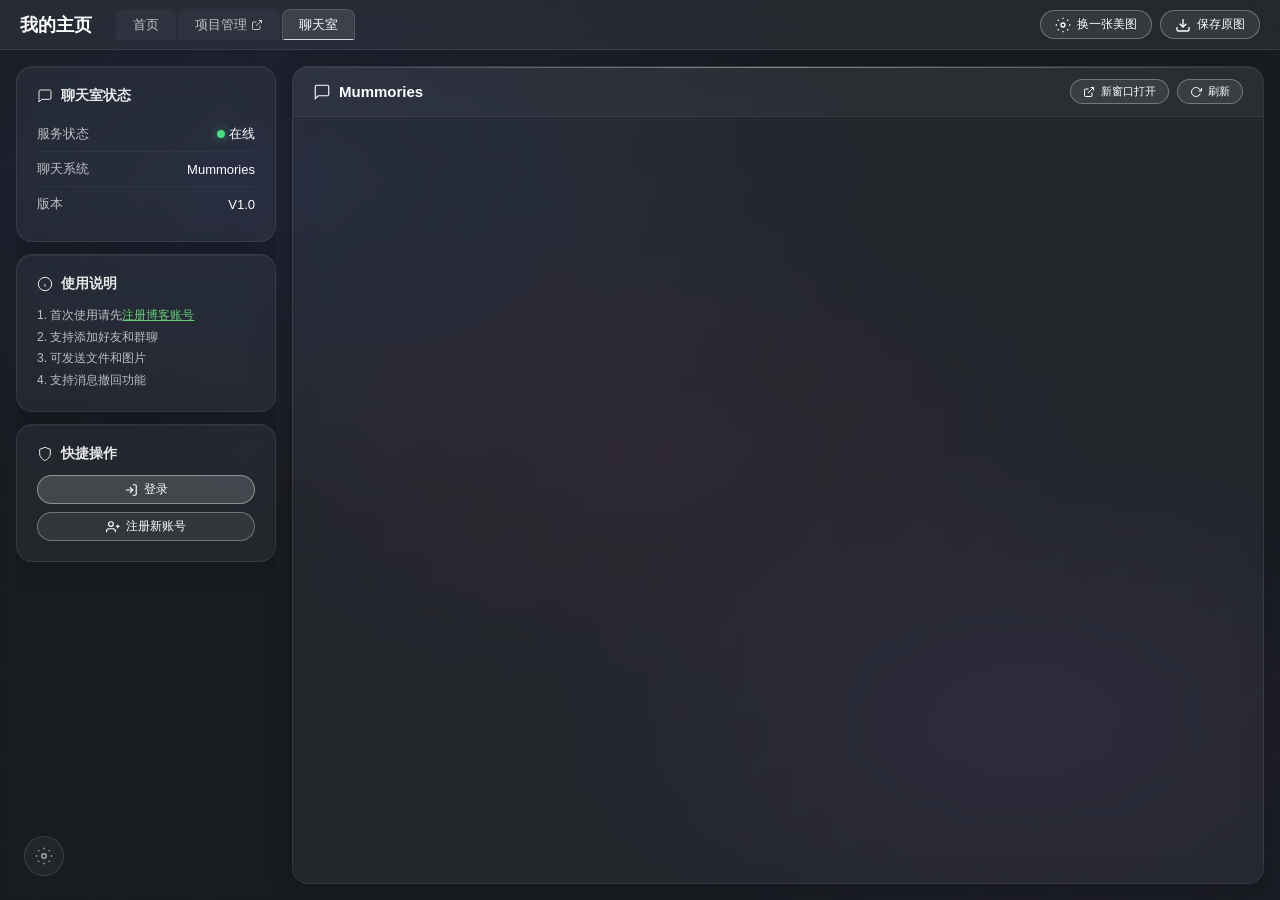
<file: frontend/chatroom.html>
<!DOCTYPE html>
<html lang="zh-CN">
<head>
    <meta charset="UTF-8">
    <meta name="viewport" content="width=device-width, initial-scale=1.0">
    <title>聊天室 - 我的主页</title>
    <link rel="stylesheet" href="style.css">
    <style>
        body { overflow: hidden; margin: 0; height: 100vh; }

        /* ===== 聊天室页面布局（复用主页 layout 结构） ===== */
        .chat-layout {
            position: relative; z-index: 2;
            display: flex; flex-direction: column;
            height: 100vh;
        }

        /* 顶栏 - 与主页 header 完全一致 */
        .chat-header {
            height: var(--header-h);
            display: flex; align-items: center;
            padding: 0 20px;
            background: rgba(255, 255, 255, 0.06);
            backdrop-filter: blur(16px) saturate(120%);
            -webkit-backdrop-filter: blur(16px) saturate(120%);
            border-bottom: 1px solid rgba(255, 255, 255, 0.08);
            flex-shrink: 0;
            z-index: 10;
        }
        .chat-header-logo {
            font-size: 18px; font-weight: 700;
            color: #fff; margin-right: 24px;
            white-space: nowrap;
        }
        .chat-tab-bar {
            display: flex; gap: 2px;
            flex: 1; overflow-x: auto; overflow-y: hidden;
            margin-right: 16px;
            scrollbar-width: none;
        }
        .chat-tab-bar::-webkit-scrollbar { display: none; }
        .chat-tab-item {
            display: flex; align-items: center; gap: 4px;
            padding: 6px 16px; border-radius: 8px 8px 0 0;
            color: var(--text-muted); font-size: 13px;
            cursor: pointer; white-space: nowrap;
            transition: all 0.25s; position: relative;
            background: rgba(255,255,255,0.03);
            border: 1px solid transparent;
            border-bottom: none;
            text-decoration: none;
        }
        .chat-tab-item:hover {
            color: #fff;
            background: rgba(255,255,255,0.06);
        }
        .chat-tab-item.active {
            color: #fff;
            background: rgba(255,255,255,0.1);
            border-color: rgba(255,255,255,0.12);
        }
        .chat-tab-item.active::after {
            content: ""; position: absolute;
            bottom: -1px; left: 0; right: 0; height: 2px;
            background: rgba(255,255,255,0.8);
            border-radius: 2px 2px 0 0;
        }

        /* 主体区域 */
        .chat-body {
            flex: 1; display: flex;
            overflow: hidden;
            padding: 16px;
            gap: 16px;
        }

        /* 左侧信息面板 */
        .chat-sidebar {
            width: 260px; flex-shrink: 0;
            display: flex; flex-direction: column;
            gap: 12px;
            overflow-y: auto;
        }
        .chat-info-card {
            background: var(--card-bg);
            backdrop-filter: blur(var(--glass-blur)) saturate(120%);
            -webkit-backdrop-filter: blur(var(--glass-blur)) saturate(120%);
            border-radius: 16px;
            border: 1px solid var(--card-border);
            padding: 20px;
            box-shadow: 0 4px 24px rgba(0,0,0,0.2), inset 0 1px 0 rgba(255,255,255,0.05);
            position: relative; overflow: clip;
        }
        .chat-info-card::before {
            content: ""; position: absolute; top: 0; left: 0; right: 0; height: 1px;
            background: linear-gradient(90deg, transparent, rgba(var(--accent-rgb), 0.4), transparent);
            opacity: 0; transition: opacity 0.3s;
        }
        .chat-info-card:hover::before { opacity: 1; }
        .chat-info-card:hover {
            background: var(--card-bg-hover);
            border-color: var(--card-border-hover);
        }
        .chat-info-title {
            font-size: 14px; font-weight: 600; margin-bottom: 12px;
            color: rgba(255,255,255,0.9);
            display: flex; align-items: center; gap: 8px;
        }
        .chat-info-title svg {
            width: 16px; height: 16px; stroke: currentColor; stroke-width: 1.5; fill: none;
        }
        .chat-status-dot {
            display: inline-block; width: 8px; height: 8px;
            border-radius: 50%; background: #4ade80;
            box-shadow: 0 0 8px rgba(74, 222, 128, 0.5);
            animation: statusPulse 2s ease-in-out infinite;
        }
        @keyframes statusPulse {
            0%, 100% { opacity: 1; }
            50% { opacity: 0.5; }
        }
        .chat-stat-row {
            display: flex; justify-content: space-between; align-items: center;
            padding: 8px 0; font-size: 13px;
            color: var(--text-muted);
            border-bottom: 1px solid rgba(255,255,255,0.04);
        }
        .chat-stat-row:last-child { border-bottom: none; }
        .chat-stat-val { color: #fff; font-weight: 500; }
        .chat-quick-actions {
            display: flex; flex-direction: column; gap: 8px;
        }
        .chat-quick-actions .glass-btn {
            width: 100%; justify-content: center;
        }

        /* 右侧 iframe 容器 */
        .chat-main {
            flex: 1;
            display: flex; flex-direction: column;
            background: var(--card-bg);
            backdrop-filter: blur(var(--glass-blur)) saturate(120%);
            -webkit-backdrop-filter: blur(var(--glass-blur)) saturate(120%);
            border-radius: 16px;
            border: 1px solid var(--card-border);
            box-shadow: 0 4px 24px rgba(0,0,0,0.2), inset 0 1px 0 rgba(255,255,255,0.05);
            overflow: hidden;
            position: relative;
        }
        .chat-main::before {
            content: ""; position: absolute; top: 0; left: 0; right: 0; height: 1px;
            background: linear-gradient(90deg, transparent, rgba(var(--accent-rgb), 0.4), transparent);
            z-index: 1;
        }
        .chat-main-header {
            display: flex; align-items: center; justify-content: space-between;
            padding: 12px 20px;
            background: rgba(255,255,255,0.03);
            border-bottom: 1px solid rgba(255,255,255,0.06);
            flex-shrink: 0;
        }
        .chat-main-title {
            font-size: 15px; font-weight: 600; color: #fff;
            display: flex; align-items: center; gap: 8px;
        }
        .chat-main-title svg {
            width: 18px; height: 18px; stroke: currentColor; stroke-width: 1.5; fill: none;
        }
        .chat-iframe-area {
            flex: 1; position: relative;
        }
        .chat-iframe-area iframe {
            width: 100%; height: 100%; border: none;
            background: transparent;
        }

        /* 浮动背景设置 */
        .bg-fab {
            position: fixed; bottom: 24px; left: 24px; z-index: 100;
            width: 40px; height: 40px; border-radius: 50%;
            border: 1.5px solid rgba(255,255,255,0.2);
            background: rgba(255,255,255,0.08);
            backdrop-filter: blur(12px); color: #fff;
            cursor: pointer; display: flex; align-items: center; justify-content: center;
            transition: all 0.3s; opacity: 0.6;
        }
        .bg-fab:hover { opacity: 1; background: rgba(255,255,255,0.15); }
        .bg-panel {
            position: fixed; bottom: 72px; left: 24px; z-index: 100;
            width: 240px; padding: 16px;
            background: rgba(30,34,40,0.85); backdrop-filter: blur(16px);
            border-radius: 16px; border: 1px solid rgba(255,255,255,0.1);
            box-shadow: 0 8px 32px rgba(0,0,0,0.4);
            display: none;
        }
        .bg-panel.show { display: block; }

        /* ===== 响应式 ===== */
        @media (max-width: 768px) {
            .chat-sidebar { display: none; }
            .chat-body { padding: 8px; }
        }
    </style>
</head>
<body>
    <!-- 背景层 -->
    <div class="bg" id="bgLayer">
        <img class="bg-image" id="bgImage" alt="" style="display:none">
        <div class="pattern-bg">
            <svg class="cube-svg" viewBox="0 0 800 800" xmlns="http://www.w3.org/2000/svg">
                <defs>
                    <pattern id="cube" x="0" y="0" width="60" height="52" patternUnits="userSpaceOnUse">
                        <path d="M30 0 L60 15 L60 41 L30 52 L0 41 L0 15 Z" fill="none" stroke="rgba(255,255,255,0.06)" stroke-width="0.5"/>
                        <path d="M30 26 L60 15 M30 26 L0 15 M30 26 L30 52" fill="none" stroke="rgba(255,255,255,0.04)" stroke-width="0.5"/>
                    </pattern>
                </defs>
                <rect width="100%" height="100%" fill="url(#cube)"/>
            </svg>
        </div>
    </div>
    <div class="bg-blur" id="bgBlurLayer"></div>

    <!-- 页面主体 -->
    <div class="chat-layout">
        <!-- 顶栏 -->
        <header class="chat-header">
            <div class="chat-header-logo">我的主页</div>
            <div class="chat-tab-bar">
                <a class="chat-tab-item" href="index.html">
                    <span>首页</span>
                </a>
                <a class="chat-tab-item" href="projects.html">
                    <span>项目管理</span>
                    <svg width="12" height="12" viewBox="0 0 24 24" fill="none" stroke="currentColor" stroke-width="2"><path d="M18 13v6a2 2 0 0 1-2 2H5a2 2 0 0 1-2-2V8a2 2 0 0 1 2-2h6"/><polyline points="15 3 21 3 21 9"/><line x1="10" y1="14" x2="21" y2="3"/></svg>
                </a>
                <div class="chat-tab-item active">
                    <span>聊天室</span>
                </div>
            </div>
            <div class="header-right" style="margin-left:auto;display:flex;gap:8px;align-items:center;">
                <button class="glass-btn btn-sm" id="bgChangeBtn" title="换一张背景">
                    <svg width="16" height="16" viewBox="0 0 24 24" fill="none" stroke="currentColor" stroke-width="2"><circle cx="12" cy="12" r="3"/><path d="M12 1v2M12 21v2M4.22 4.22l1.42 1.42M18.36 18.36l1.42 1.42M1 12h2M21 12h2M4.22 19.78l1.42-1.42M18.36 5.64l1.42-1.42"/></svg>
                    换一张美图
                </button>
                <button class="glass-btn btn-sm" id="bgSaveBtn" title="保存当前背景">
                    <svg width="16" height="16" viewBox="0 0 24 24" fill="none" stroke="currentColor" stroke-width="2"><path d="M21 15v4a2 2 0 0 1-2 2H5a2 2 0 0 1-2-2v-4"/><polyline points="7 10 12 15 17 10"/><line x1="12" y1="15" x2="12" y2="3"/></svg>
                    保存原图
                </button>
            </div>
        </header>

        <!-- 内容区域 -->
        <div class="chat-body">
            <!-- 左侧信息面板 -->
            <div class="chat-sidebar">
                <div class="chat-info-card">
                    <div class="chat-info-title">
                        <svg viewBox="0 0 24 24"><path d="M21 15a2 2 0 0 1-2 2H7l-4 4V5a2 2 0 0 1 2-2h14a2 2 0 0 1 2 2z"/></svg>
                        聊天室状态
                    </div>
                    <div class="chat-stat-row">
                        <span>服务状态</span>
                        <span class="chat-stat-val"><span class="chat-status-dot"></span> 在线</span>
                    </div>
                    <div class="chat-stat-row">
                        <span>聊天系统</span>
                        <span class="chat-stat-val">Mummories</span>
                    </div>
                    <div class="chat-stat-row">
                        <span>版本</span>
                        <span class="chat-stat-val">V1.0</span>
                    </div>
                </div>

                <div class="chat-info-card">
                    <div class="chat-info-title">
                        <svg viewBox="0 0 24 24"><circle cx="12" cy="12" r="10"/><path d="M12 16v-4M12 8h.01"/></svg>
                        使用说明
                    </div>
                    <div style="font-size:12px; color:var(--text-muted); line-height:1.8;">
                        <p>1. 首次使用请先<a href="blog-auth.html?tab=register&from=chatroom.html" style="color:#6bcb77">注册博客账号</a></p>
                        <p>2. 支持添加好友和群聊</p>
                        <p>3. 可发送文件和图片</p>
                        <p>4. 支持消息撤回功能</p>
                    </div>
                </div>

                <div class="chat-info-card">
                    <div class="chat-info-title">
                        <svg viewBox="0 0 24 24"><path d="M12 22s8-4 8-10V5l-8-3-8 3v7c0 6 8 10 8 10z"/></svg>
                        快捷操作
                    </div>
                    <div class="chat-quick-actions">
                        <a href="blog-auth.html?from=chatroom.html" class="glass-btn btn-sm btn-primary" style="text-decoration:none;">
                            <svg width="14" height="14" viewBox="0 0 24 24" fill="none" stroke="currentColor" stroke-width="2"><path d="M15 3h4a2 2 0 0 1 2 2v14a2 2 0 0 1-2 2h-4"/><polyline points="10 17 15 12 10 7"/><line x1="15" y1="12" x2="3" y2="12"/></svg>
                            登录
                        </a>
                        <a href="blog-auth.html?tab=register&from=chatroom.html" class="glass-btn btn-sm" style="text-decoration:none;">
                            <svg width="14" height="14" viewBox="0 0 24 24" fill="none" stroke="currentColor" stroke-width="2"><path d="M16 21v-2a4 4 0 0 0-4-4H5a4 4 0 0 0-4 4v2"/><circle cx="8.5" cy="7" r="4"/><line x1="20" y1="8" x2="20" y2="14"/><line x1="23" y1="11" x2="17" y2="11"/></svg>
                            注册新账号
                        </a>
                    </div>
                </div>
            </div>

            <!-- 右侧聊天窗口 -->
            <div class="chat-main">
                <div class="chat-main-header">
                    <div class="chat-main-title">
                        <svg viewBox="0 0 24 24"><path d="M21 15a2 2 0 0 1-2 2H7l-4 4V5a2 2 0 0 1 2-2h14a2 2 0 0 1 2 2z"/></svg>
                        Mummories
                    </div>
                    <div style="display:flex;gap:8px;">
                        <a href="//" id="chatNewWindow" target="_blank" class="glass-btn btn-sm" style="text-decoration:none;font-size:11px;padding:4px 12px;">
                            <svg width="12" height="12" viewBox="0 0 24 24" fill="none" stroke="currentColor" stroke-width="2"><path d="M18 13v6a2 2 0 0 1-2 2H5a2 2 0 0 1-2-2V8a2 2 0 0 1 2-2h6"/><polyline points="15 3 21 3 21 9"/><line x1="10" y1="14" x2="21" y2="3"/></svg>
                            新窗口打开
                        </a>
                        <button class="glass-btn btn-sm" onclick="document.getElementById('chatFrame').src=document.getElementById('chatFrame').src;" style="font-size:11px;padding:4px 12px;">
                            <svg width="12" height="12" viewBox="0 0 24 24" fill="none" stroke="currentColor" stroke-width="2"><polyline points="23 4 23 10 17 10"/><path d="M20.49 15a9 9 0 1 1-2.12-9.36L23 10"/></svg>
                            刷新
                        </button>
                    </div>
                </div>
                <div class="chat-iframe-area">
                    <iframe id="chatFrame" src="about:blank" allow="microphone; camera; clipboard-write"></iframe>
                    <script>
                    (function(){
                        // 聊天室运行在 modern-chat 服务上，自动检测端口
                        var chatPort = 8088;
                        var chatUrl = location.protocol + '//' + location.hostname + ':' + chatPort + '/chat.php';
                        var frame = document.getElementById('chatFrame');
                        var link = document.getElementById('chatNewWindow');
                        // 尝试加载聊天室
                        frame.src = chatUrl;
                        link.href = chatUrl;
                        frame.onerror = function() {
                            frame.parentElement.innerHTML = '<div style="display:flex;align-items:center;justify-content:center;height:100%;color:var(--text-muted);font-size:14px;">聊天室服务未启动，请先运行 modern-chat 项目 (端口 ' + chatPort + ')</div>';
                        };
                    })();
                    </script>
                </div>
            </div>
        </div>
    </div>

    <!-- 背景设置浮动面板 -->
    <button class="bg-fab" id="bgFab" title="背景设置">
        <svg width="18" height="18" viewBox="0 0 24 24" fill="none" stroke="currentColor" stroke-width="2"><circle cx="12" cy="12" r="3"/><path d="M12 1v2M12 21v2M4.22 4.22l1.42 1.42M18.36 18.36l1.42 1.42M1 12h2M21 12h2M4.22 19.78l1.42-1.42M18.36 5.64l1.42-1.42"/></svg>
    </button>
    <div class="bg-panel" id="bgPanel">
        <div style="font-size:13px;font-weight:600;margin-bottom:12px;color:#fff;">背景设置</div>
        <label style="font-size:12px;color:var(--text-muted);">模糊度: <span id="blurVal">4</span>px</label>
        <input type="range" class="glass-range" id="bgBlurRange" min="0" max="30" value="4" style="width:100%;margin:6px 0 12px;">
        <label style="font-size:12px;color:var(--text-muted);">遮罩透明度: <span id="opacityVal">25</span>%</label>
        <input type="range" class="glass-range" id="bgOpacityRange" min="0" max="100" value="25" style="width:100%;margin:6px 0 0;">
    </div>

    <script>
    (function () {
        'use strict';
        var bgImage = document.getElementById('bgImage');
        var patternBg = document.querySelector('.pattern-bg');
        var bgBlurEl = document.getElementById('bgBlurLayer');
        var BG_DB_NAME = 'homepageBgDB';
        var BG_STORE = 'bgStore';
        var BG_KEY = 'currentBg';
        var _blobUrl = null;

        /* IndexedDB 操作 */
        function openBgDB(cb) {
            var req = indexedDB.open(BG_DB_NAME, 1);
            req.onupgradeneeded = function (e) { e.target.result.createObjectStore(BG_STORE); };
            req.onsuccess = function (e) { cb(e.target.result); };
            req.onerror = function () { cb(null); };
        }
        function saveBgBlob(blob, cb) {
            openBgDB(function (db) {
                if (!db) return cb && cb();
                var tx = db.transaction(BG_STORE, 'readwrite');
                tx.objectStore(BG_STORE).put(blob, BG_KEY);
                tx.oncomplete = function () { cb && cb(); };
            });
        }
        function loadBgBlob(cb) {
            openBgDB(function (db) {
                if (!db) return cb(null);
                var tx = db.transaction(BG_STORE, 'readonly');
                var r = tx.objectStore(BG_STORE).get(BG_KEY);
                r.onsuccess = function () { cb(r.result || null); };
                r.onerror = function () { cb(null); };
            });
        }
        function showBlob(blob) {
            if (_blobUrl) URL.revokeObjectURL(_blobUrl);
            _blobUrl = URL.createObjectURL(blob);
            bgImage.src = _blobUrl;
            bgImage.style.display = '';
            if (patternBg) patternBg.style.display = 'none';
        }

        /* 加载缓存的背景 */
        function loadBg() {
            if (!bgImage) return;
            loadBgBlob(function (blob) { if (blob) showBlob(blob); });
        }
        loadBg();

        /* 背景模糊层 */
        var savedBlur = '4', savedOpacity = '25';
        try { savedBlur = localStorage.getItem('hp_bgBlur') || '4'; savedOpacity = localStorage.getItem('hp_bgOpacity') || '25'; } catch(e) {}
        if (bgBlurEl) {
            bgBlurEl.style.backdropFilter = 'blur(' + savedBlur + 'px)';
            bgBlurEl.style.webkitBackdropFilter = 'blur(' + savedBlur + 'px)';
            bgBlurEl.style.background = 'rgba(24, 28, 33, ' + (savedOpacity / 100) + ')';
        }

        /* 浮动面板交互 */
        var bgFab = document.getElementById('bgFab');
        var bgPanel = document.getElementById('bgPanel');
        var blurRange = document.getElementById('bgBlurRange');
        var opacityRange = document.getElementById('bgOpacityRange');
        var blurVal = document.getElementById('blurVal');
        var opacityVal = document.getElementById('opacityVal');

        if (blurRange) { blurRange.value = savedBlur; blurVal.textContent = savedBlur; }
        if (opacityRange) { opacityRange.value = savedOpacity; opacityVal.textContent = savedOpacity; }

        if (bgFab) bgFab.addEventListener('click', function () { bgPanel.classList.toggle('show'); });
        document.addEventListener('click', function (e) {
            if (bgPanel && !bgPanel.contains(e.target) && e.target !== bgFab && !bgFab.contains(e.target)) bgPanel.classList.remove('show');
        });

        if (blurRange) blurRange.addEventListener('input', function () {
            blurVal.textContent = this.value;
            if (bgBlurEl) {
                bgBlurEl.style.backdropFilter = 'blur(' + this.value + 'px)';
                bgBlurEl.style.webkitBackdropFilter = 'blur(' + this.value + 'px)';
            }
            try { localStorage.setItem('hp_bgBlur', this.value); } catch(e) {}
        });
        if (opacityRange) opacityRange.addEventListener('input', function () {
            opacityVal.textContent = this.value;
            if (bgBlurEl) bgBlurEl.style.background = 'rgba(24, 28, 33, ' + (this.value / 100) + ')';
            try { localStorage.setItem('hp_bgOpacity', this.value); } catch(e) {}
        });

        /* 随机背景 API */
        var BG_APIS = [
            'https://t.mwm.moe/pc/',
            'https://www.loliapi.com/acg/pc/',
            'https://api.yimian.xyz/img?type=moe&size=1920x1080'
        ];
        var MAX_RETRY = 10;

        function fetchBgFromApi(cb, attempt) {
            attempt = attempt || 0;
            if (attempt >= MAX_RETRY) return cb && cb(null);
            var url = BG_APIS[attempt % BG_APIS.length] + '?_t=' + Date.now() + '_' + attempt;
            var img = new Image();
            img.crossOrigin = 'anonymous';
            img.onload = function () {
                if (img.naturalWidth < img.naturalHeight * 1.5) {
                    return fetchBgFromApi(cb, attempt + 1);
                }
                var c = document.createElement('canvas');
                c.width = img.naturalWidth; c.height = img.naturalHeight;
                c.getContext('2d').drawImage(img, 0, 0);
                c.toBlob(function (blob) { cb && cb(blob); }, 'image/jpeg', 0.92);
            };
            img.onerror = function () { fetchBgFromApi(cb, attempt + 1); };
            img.src = url;
        }

        /* 换一张背景 */
        var bgChangeBtn = document.getElementById('bgChangeBtn');
        if (bgChangeBtn) {
            bgChangeBtn.addEventListener('click', function () {
                bgChangeBtn.disabled = true;
                bgChangeBtn.querySelector('span') || (bgChangeBtn.textContent = '加载中…');
                fetchBgFromApi(function (blob) {
                    bgChangeBtn.disabled = false;
                    bgChangeBtn.innerHTML = '<svg width="16" height="16" viewBox="0 0 24 24" fill="none" stroke="currentColor" stroke-width="2"><circle cx="12" cy="12" r="3"/><path d="M12 1v2M12 21v2M4.22 4.22l1.42 1.42M18.36 18.36l1.42 1.42M1 12h2M21 12h2M4.22 19.78l1.42-1.42M18.36 5.64l1.42-1.42"/></svg> 换一张美图';
                    if (blob) {
                        showBlob(blob);
                        saveBgBlob(blob);
                    }
                });
            });
        }

        /* 保存原图 */
        var bgSaveBtn = document.getElementById('bgSaveBtn');
        if (bgSaveBtn) {
            bgSaveBtn.addEventListener('click', function () {
                loadBgBlob(function (blob) {
                    if (!blob) return alert('暂无背景图片');
                    var a = document.createElement('a');
                    a.href = URL.createObjectURL(blob);
                    a.download = 'wallpaper_' + Date.now() + '.jpg';
                    a.click();
                    setTimeout(function () { URL.revokeObjectURL(a.href); }, 3000);
                });
            });
        }
    })();
    </script>
</body>
</html>
</file>
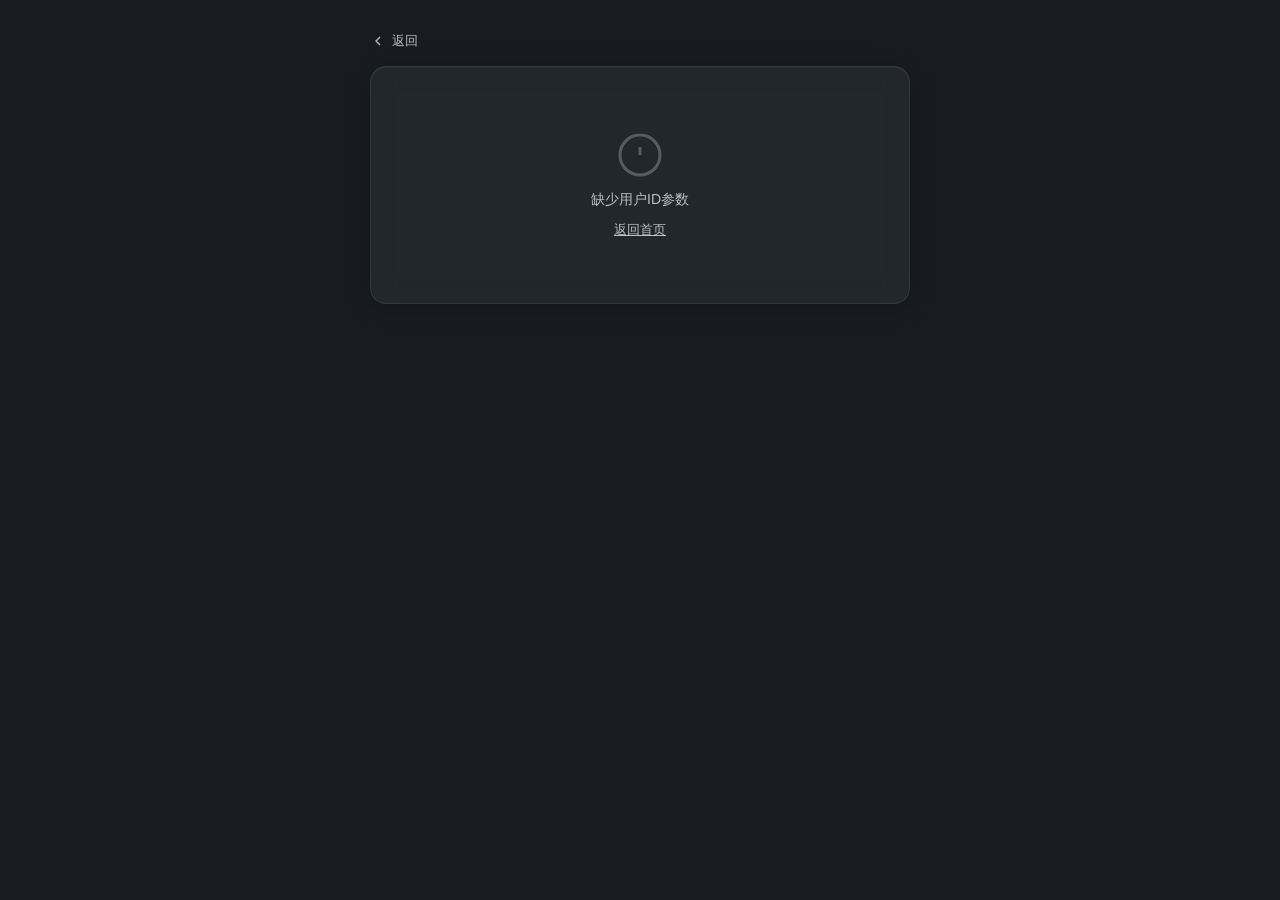
<file: frontend/profile.html>
﻿<!DOCTYPE html>
<html lang="zh-CN">
<head>
<meta charset="UTF-8">
<meta name="viewport" content="width=device-width, initial-scale=1.0">
<title>用户主页 - Mummories</title>
<link rel="stylesheet" href="style.css">
<style>
  body { min-height: 100vh; display: flex; flex-direction: column; align-items: center; justify-content: flex-start; padding: 32px 16px; box-sizing: border-box; }
  .profile-wrap { width: 100%; max-width: 540px; }
  .profile-avatar-area { display: flex; flex-direction: column; align-items: center; margin-bottom: 20px; }
  .profile-avatar {
    width: 100px; height: 100px; border-radius: 50%; overflow: hidden;
    background: rgba(var(--accent-rgb), 0.08);
    border: 2px solid rgba(var(--accent-rgb), 0.25);
    display: flex; align-items: center; justify-content: center;
    font-size: 36px; font-weight: 700; color: rgba(255,255,255,0.5); flex-shrink: 0;
  }
  .profile-avatar img { width: 100%; height: 100%; object-fit: cover; border-radius: 50%; display: block; }
  .profile-name { font-size: 22px; font-weight: 700; margin-top: 12px; }
  .profile-username { font-size: 13px; color: var(--text-muted); margin-top: 4px; }
  .profile-bio { font-size: 14px; color: var(--text-muted); line-height: 1.8; margin: 12px 0 4px; }
  .profile-section-title { font-size: 12px; font-weight: 600; color: rgba(255,255,255,0.45); text-transform: uppercase; letter-spacing: 0.8px; margin: 16px 0 8px; }
  .profile-shortcut-list { display: flex; flex-direction: column; gap: 6px; }
  .profile-shortcut-item {
    display: flex; align-items: center; gap: 10px; padding: 10px 14px;
    border-radius: 10px; background: rgba(255,255,255,0.04);
    border: 1px solid rgba(255,255,255,0.08); color: var(--text-muted);
    text-decoration: none; font-size: 13px; transition: all 0.2s;
  }
  .profile-shortcut-item:hover { background: rgba(255,255,255,0.08); color: #fff; }
  .profile-article-item {
    display: block; padding: 10px 14px; border-radius: 10px;
    background: rgba(255,255,255,0.04); border: 1px solid rgba(255,255,255,0.08);
    color: var(--text-muted); text-decoration: none; font-size: 13px; transition: all 0.2s;
  }
  .profile-article-item:hover { background: rgba(255,255,255,0.08); color: #fff; }
  .profile-article-item .art-title { font-weight: 600; color: #fff; }
  .profile-article-item .art-time { font-size: 11px; color: var(--text-muted); margin-top: 4px; }
  .profile-moment-item {
    padding: 10px 14px; border-radius: 10px;
    background: rgba(255,255,255,0.04); border: 1px solid rgba(255,255,255,0.08);
    font-size: 13px; color: var(--text-muted); line-height: 1.6;
  }
  .profile-moment-item .mom-time { font-size: 11px; color: var(--text-muted); margin-top: 6px; }
  .back-link {
    display: inline-flex; align-items: center; gap: 6px;
    color: var(--text-muted); font-size: 13px; text-decoration: none; margin-bottom: 16px; transition: color 0.2s;
  }
  .back-link:hover { color: #fff; }
  .profile-error { text-align: center; padding: 40px 20px; color: var(--text-muted); }
  .loading-spinner {
    width: 36px; height: 36px; border: 3px solid rgba(255,255,255,0.1);
    border-top-color: rgba(255,255,255,0.5); border-radius: 50%;
    animation: spin 0.8s linear infinite; margin: 40px auto;
  }
  @keyframes spin { to { transform: rotate(360deg); } }
</style>
<script src="page-bg.js"></script>
</head>
<body>
<div class="profile-wrap">
  <a class="back-link" href="javascript:history.back()">
    <svg width="16" height="16" viewBox="0 0 24 24" fill="none" stroke="currentColor" stroke-width="2"><path d="m15 18-6-6 6-6"/></svg>
    返回
  </a>
  <div class="glass-card" id="profileCard">
    <div class="loading-spinner"></div>
  </div>
</div>
<script>
(function () {
  var params = new URLSearchParams(location.search);
  var userId = params.get('id');
  var chatId = params.get('chatid');
  if (!userId && !chatId) { showError('缺少用户ID参数'); return; }
  var apiUrl = userId
    ? '/api/v1/public/' + encodeURIComponent(userId)
    : '/api/v1/public/chat/' + encodeURIComponent(chatId);
  fetch(apiUrl, { credentials: 'include' })
    .then(function (r) { return r.json(); })
    .then(function (res) {
      if (!res.success) { showError(res.error || '加载失败'); return; }
      renderProfile(res.data);
    })
    .catch(function () { showError('网络错误，请稍后重试'); });

  function esc(s) {
    return String(s == null ? '' : s)
      .replace(/&/g, '&amp;').replace(/</g, '&lt;').replace(/>/g, '&gt;');
  }

  function renderProfile(p) {
    var card = document.getElementById('profileCard');
    var initials = esc((p.display_name || p.username || '?').charAt(0).toUpperCase());
    var avatarHtml = '';
    if (p.avatar && p.avatar !== 'default_avatar.png') {
      var src = p.avatar.indexOf('/') >= 0 ? p.avatar : '/avatars/' + p.avatar;
      avatarHtml = '<img src="' + esc(src) + '" alt="avatar" onerror="this.style.display=\'none\';this.parentNode.textContent=\'' + initials + '\'">';
    } else {
      avatarHtml = initials;
    }
    var skillsHtml = '';
    if (Array.isArray(p.skills) && p.skills.length) {
      skillsHtml = '<div class="profile-section-title">技能</div>'
        + '<div class="skills-grid" style="margin-bottom:4px">'
        + p.skills.map(function (s) { return '<span class="skill-tag">' + esc(s) + '</span>'; }).join('')
        + '</div>';
    }
    var shortcutsHtml = '';
    if (Array.isArray(p.shortcuts) && p.shortcuts.length) {
      shortcutsHtml = '<div class="profile-section-title">快捷入口</div>'
        + '<div class="profile-shortcut-list">'
        + p.shortcuts.map(function (s) {
            var href = s.url ? esc(s.url) : '#';
            return '<a class="profile-shortcut-item" href="' + href + '" target="_blank" rel="noopener noreferrer">'
              + '<svg width="14" height="14" viewBox="0 0 24 24" fill="none" stroke="currentColor" stroke-width="2"><path d="M10 13a5 5 0 0 0 7.54.54l3-3a5 5 0 0 0-7.07-7.07l-1.72 1.71"/><path d="M14 11a5 5 0 0 0-7.54-.54l-3 3a5 5 0 0 0 7.07 7.07l1.71-1.71"/></svg>'
              + esc(s.title) + '</a>';
          }).join('') + '</div>';
    }
    var articlesHtml = '';
    if (Array.isArray(p.articles) && p.articles.length) {
      articlesHtml = '<div class="profile-section-title">文章</div>'
        + '<div class="profile-shortcut-list">'
        + p.articles.map(function (a) {
            return '<a class="profile-article-item" href="articles.html#article-' + a.id + '">'
              + '<div class="art-title">' + esc(a.title) + '</div>'
              + '<div class="art-time">' + esc(a.created_at) + '</div></a>';
          }).join('') + '</div>';
    }
    var momentsHtml = '';
    if (Array.isArray(p.moments) && p.moments.length) {
      momentsHtml = '<div class="profile-section-title">说说</div>'
        + '<div class="profile-shortcut-list">'
        + p.moments.map(function (m) {
            var text = esc(m.content || '');
            if (text.length > 100) text = text.substring(0, 100) + '...';
            return '<a class="profile-moment-item" href="moments.html#moment-' + m.id + '" style="text-decoration:none;color:inherit;display:block">'
              + '<div>' + text + '</div>'
              + '<div class="mom-time">' + esc(m.created_at) + '</div></a>';
          }).join('') + '</div>';
    }
    document.title = esc(p.display_name || p.username) + ' - Mummories';
    card.innerHTML = '<div class="profile-avatar-area">'
      + '<div class="profile-avatar">' + avatarHtml + '</div>'
      + '<div class="profile-name">' + esc(p.display_name || p.username) + '</div>'
      + (p.display_name ? '<div class="profile-username">@' + esc(p.username) + '</div>' : '')
      + '</div>'
      + (p.bio ? '<div class="profile-bio">' + esc(p.bio) + '</div>' : '')
      + skillsHtml + shortcutsHtml + articlesHtml + momentsHtml
      + '<div class="profile-section-title" style="margin-top:16px">作品展示</div>'
      + '<div class="profile-shortcut-list">'
      + '<a class="profile-shortcut-item" href="ui.html" target="_blank" rel="noopener noreferrer">'
      + '<svg width="14" height="14" viewBox="0 0 24 24" fill="none" stroke="currentColor" stroke-width="2"><rect x="3" y="3" width="7" height="7" rx="1"/><rect x="14" y="3" width="7" height="7" rx="1"/><rect x="3" y="14" width="7" height="7" rx="1"/><rect x="14" y="14" width="7" height="7" rx="1"/></svg>'
      + 'UI 组件库</a>'
      + '<a class="profile-shortcut-item" href="creative.html" target="_blank" rel="noopener noreferrer">'
      + '<svg width="14" height="14" viewBox="0 0 24 24" fill="none" stroke="currentColor" stroke-width="2"><polygon points="12 2 15.09 8.26 22 9.27 17 14.14 18.18 21.02 12 17.77 5.82 21.02 7 14.14 2 9.27 8.91 8.26 12 2"/></svg>'
      + '创意作品</a>'
      + '</div>';
  }

  function showError(msg) {
    document.getElementById('profileCard').innerHTML = '<div class="profile-error">'
      + '<svg width="48" height="48" viewBox="0 0 24 24" fill="none" stroke="currentColor" stroke-width="1.5" style="margin:0 auto 12px;display:block;opacity:0.35"><circle cx="12" cy="12" r="10"/><line x1="12" y1="8" x2="12" y2="12"/><line x1="12" y1="16" x2="12.01" y2="16"/></svg>'
      + '<p style="font-size:14px">' + esc(msg) + '</p>'
      + '<a href="/" style="color:var(--text-muted);font-size:13px;margin-top:12px;display:inline-block">返回首页</a></div>';
  }
}());
</script>
</body>
</html>
</file>
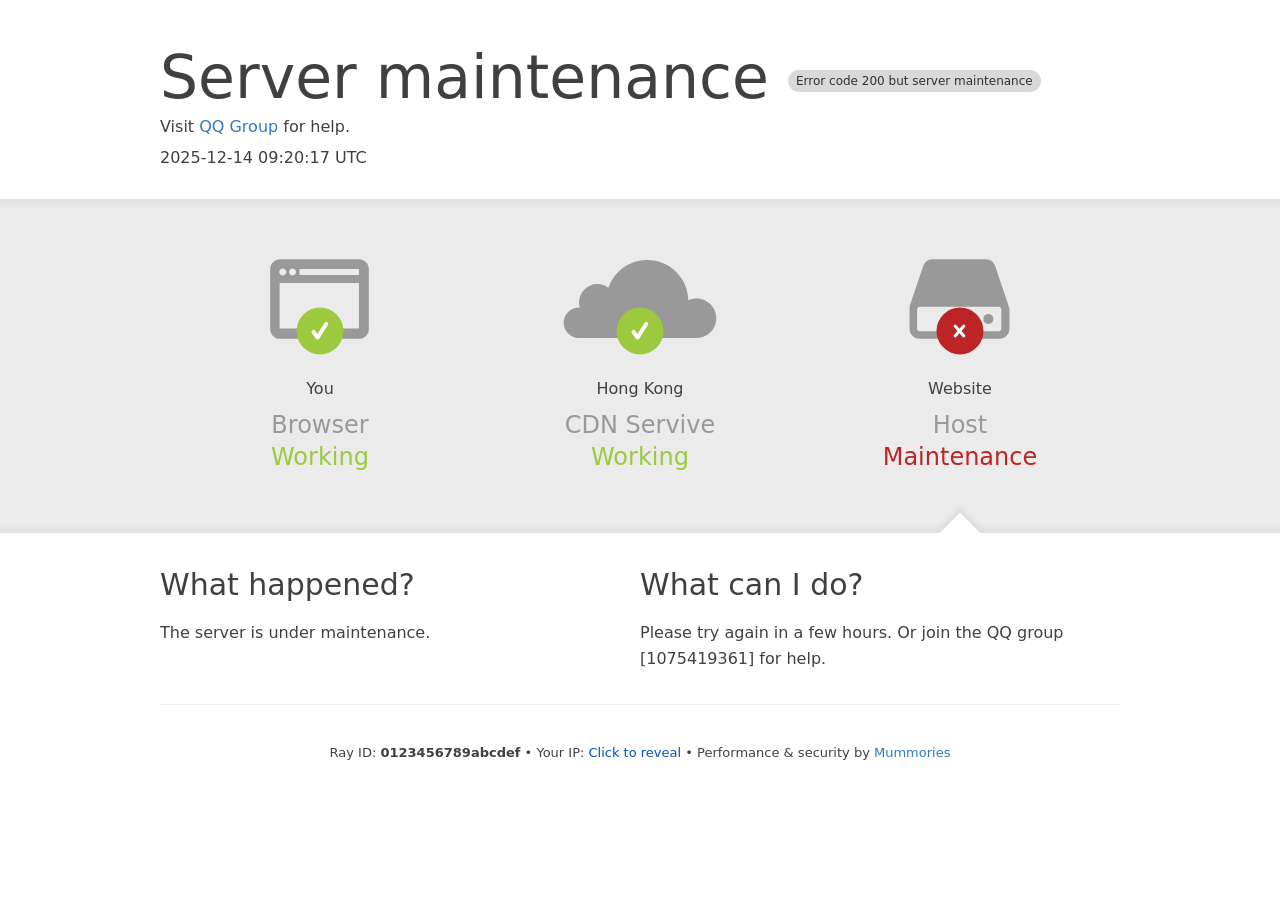
<file: chat/Maintenance/cloudflare.html>
<html class="no-js" lang="en-US"><!--<![endif]--><head>

<title>Server maintenance</title>
<meta charset="UTF-8">
<meta http-equiv="Content-Type" content="text/html; charset=UTF-8">
<meta http-equiv="X-UA-Compatible" content="IE=Edge">
<meta name="robots" content="noindex, nofollow">
<meta name="viewport" content="width=device-width,initial-scale=1">
<style>.container{width:100%}.bg-white{--bg-opacity:1;background-color:#fff;background-color:rgba(255,255,255,var(--bg-opacity))}.bg-center{background-position:50%}.bg-no-repeat{background-repeat:no-repeat}.border-gray-300{--border-opacity:1;border-color:#ebebeb;border-color:rgba(235,235,235,var(--border-opacity))}.rounded{border-radius:.25rem}.border-solid{border-style:solid}.border-0{border-width:0}.border{border-width:1px}.border-t{border-top-width:1px}.cursor-pointer{cursor:pointer}.block{display:block}.inline-block{display:inline-block}.table{display:table}.hidden{display:none}.float-left{float:left}.clearfix:after{content:"";display:table;clear:both}.font-mono{font-family:monaco,courier,monospace}.font-light{font-weight:300}.font-normal{font-weight:400}.font-semibold{font-weight:600}.h-12{height:3rem}.h-20{height:5rem}.text-13{font-size:13px}.text-15{font-size:15px}.text-60{font-size:60px}.text-2xl{font-size:1.5rem}.text-3xl{font-size:1.875rem}.leading-tight{line-height:1.25}.leading-normal{line-height:1.5}.leading-relaxed{line-height:1.625}.leading-1\.3{line-height:1.3}.my-8{margin-top:2rem;margin-bottom:2rem}.mx-auto{margin-left:auto;margin-right:auto}.mr-2{margin-right:.5rem}.mb-2{margin-bottom:.5rem}.mt-3{margin-top:.75rem}.mb-4{margin-bottom:1rem}.ml-4{margin-left:1rem}.mt-6{margin-top:1.5rem}.mb-6{margin-bottom:1.5rem}.mb-8{margin-bottom:2rem}.mb-10{margin-bottom:2.5rem}.ml-10{margin-left:2.5rem}.mb-15{margin-bottom:3.75rem}.-ml-6{margin-left:-1.5rem}.overflow-hidden{overflow:hidden}.p-0{padding:0}.py-2{padding-top:.5rem;padding-bottom:.5rem}.px-4{padding-left:1rem;padding-right:1rem}.py-8{padding-top:2rem;padding-bottom:2rem}.py-10{padding-top:2.5rem;padding-bottom:2.5rem}.py-15{padding-top:3.75rem;padding-bottom:3.75rem}.pr-6{padding-right:1.5rem}.pt-10{padding-top:2.5rem}.absolute{position:absolute}.relative{position:relative}.left-1\/2{left:50%}.-bottom-4{bottom:-1rem}.resize{resize:both}.text-center{text-align:center}.text-black-dark{--text-opacity:1;color:#404040;color:rgba(64,64,64,var(--text-opacity))}.text-gray-600{--text-opacity:1;color:#999;color:rgba(153,153,153,var(--text-opacity))}.text-red-error{--text-opacity:1;color:#bd2426;color:rgba(189,36,38,var(--text-opacity))}.text-green-success{--text-opacity:1;color:#9bca3e;color:rgba(155,202,62,var(--text-opacity))}.antialiased{-webkit-font-smoothing:antialiased;-moz-osx-font-smoothing:grayscale}.truncate{overflow:hidden;text-overflow:ellipsis;white-space:nowrap}.w-12{width:3rem}.w-240{width:60rem}.w-1\/2{width:50%}.w-1\/3{width:33.333333%}.w-full{width:100%}.transition{-webkit-transition-property:background-color,border-color,color,fill,stroke,opacity,box-shadow,-webkit-transform;transition-property:background-color,border-color,color,fill,stroke,opacity,box-shadow,-webkit-transform;transition-property:background-color,border-color,color,fill,stroke,opacity,box-shadow,transform;transition-property:background-color,border-color,color,fill,stroke,opacity,box-shadow,transform,-webkit-transform}body,html{--text-opacity:1;color:#404040;color:rgba(64,64,64,var(--text-opacity));-webkit-font-smoothing:antialiased;-moz-osx-font-smoothing:grayscale;font-family:system-ui,-apple-system,BlinkMacSystemFont,Segoe UI,Roboto,Helvetica Neue,Arial,Noto Sans,sans-serif,Apple Color Emoji,Segoe UI Emoji,Segoe UI Symbol,Noto Color Emoji;font-size:16px}*,body,html{margin:0;padding:0}*{box-sizing:border-box}a{--text-opacity:1;color:#2f7bbf;color:rgba(47,123,191,var(--text-opacity));text-decoration:none;-webkit-transition-property:all;transition-property:all;-webkit-transition-duration:.15s;transition-duration:.15s;-webkit-transition-timing-function:cubic-bezier(0,0,.2,1);transition-timing-function:cubic-bezier(0,0,.2,1)}a:hover{--text-opacity:1;color:#f68b1f;color:rgba(246,139,31,var(--text-opacity))}img{display:block;width:100%;height:auto}#what-happened-section p{font-size:15px;line-height:1.5}strong{font-weight:600}.bg-gradient-gray{background-image:-webkit-linear-gradient(top,#dedede,#ebebeb 3%,#ebebeb 97%,#dedede)}.cf-error-source:after{position:absolute;--bg-opacity:1;background-color:#fff;background-color:rgba(255,255,255,var(--bg-opacity));width:2.5rem;height:2.5rem;--transform-translate-x:0;--transform-translate-y:0;--transform-rotate:0;--transform-skew-x:0;--transform-skew-y:0;--transform-scale-x:1;--transform-scale-y:1;-webkit-transform:translateX(var(--transform-translate-x)) translateY(var(--transform-translate-y)) rotate(var(--transform-rotate)) skewX(var(--transform-skew-x)) skewY(var(--transform-skew-y)) scaleX(var(--transform-scale-x)) scaleY(var(--transform-scale-y));-ms-transform:translateX(var(--transform-translate-x)) translateY(var(--transform-translate-y)) rotate(var(--transform-rotate)) skewX(var(--transform-skew-x)) skewY(var(--transform-skew-y)) scaleX(var(--transform-scale-x)) scaleY(var(--transform-scale-y));transform:translateX(var(--transform-translate-x)) translateY(var(--transform-translate-y)) rotate(var(--transform-rotate)) skewX(var(--transform-skew-x)) skewY(var(--transform-skew-y)) scaleX(var(--transform-scale-x)) scaleY(var(--transform-scale-y));--transform-rotate:45deg;content:"";bottom:-1.75rem;left:50%;margin-left:-1.25rem;box-shadow:0 0 4px 4px #dedede}@media screen and (max-width:720px){.cf-error-source:after{display:none}}.cf-icon-browser{background-image:url(data:image/svg+xml;utf8,%3Csvg%20id%3D%22a%22%20xmlns%3D%22http%3A//www.w3.org/2000/svg%22%20viewBox%3D%220%200%20100%2080.7362%22%3E%3Cpath%20d%3D%22M89.8358.1636H10.1642C4.6398.1636.1614%2C4.6421.1614%2C10.1664v60.4033c0%2C5.5244%2C4.4784%2C10.0028%2C10.0028%2C10.0028h79.6716c5.5244%2C0%2C10.0027-4.4784%2C10.0027-10.0028V10.1664c0-5.5244-4.4784-10.0028-10.0027-10.0028ZM22.8323%2C9.6103c1.9618%2C0%2C3.5522%2C1.5903%2C3.5522%2C3.5521s-1.5904%2C3.5522-3.5522%2C3.5522-3.5521-1.5904-3.5521-3.5522%2C1.5903-3.5521%2C3.5521-3.5521ZM12.8936%2C9.6103c1.9618%2C0%2C3.5522%2C1.5903%2C3.5522%2C3.5521s-1.5904%2C3.5522-3.5522%2C3.5522-3.5521-1.5904-3.5521-3.5522%2C1.5903-3.5521%2C3.5521-3.5521ZM89.8293%2C70.137H9.7312V24.1983h80.0981v45.9387ZM89.8293%2C16.1619H29.8524v-5.999h59.977v5.999Z%22%20style%3D%22fill%3A%20%23999%3B%22/%3E%3C/svg%3E)}.cf-icon-cloud{background-image:url(data:image/svg+xml;utf8,%3Csvg%20id%3D%22a%22%20xmlns%3D%22http%3A//www.w3.org/2000/svg%22%20viewBox%3D%220%200%20152%2078.9141%22%3E%3Cpath%20d%3D%22M132.2996%2C77.9927v-.0261c10.5477-.2357%2C19.0305-8.8754%2C19.0305-19.52%2C0-10.7928-8.7161-19.5422-19.4678-19.5422-2.9027%2C0-5.6471.6553-8.1216%2C1.7987C123.3261%2C18.6624%2C105.3419.9198%2C83.202.9198c-17.8255%2C0-32.9539%2C11.5047-38.3939%2C27.4899-3.0292-2.2755-6.7818-3.6403-10.8622-3.6403-10.0098%2C0-18.1243%2C8.1145-18.1243%2C18.1243%2C0%2C1.7331.258%2C3.4033.7122%2C4.9905-.2899-.0168-.5769-.0442-.871-.0442-8.2805%2C0-14.993%2C6.7503-14.993%2C15.0772%2C0%2C8.2795%2C6.6381%2C14.994%2C14.8536%2C15.0701v.0054h.1069c.0109%2C0%2C.0215.0016.0325.0016s.0215-.0016.0325-.0016%22%20style%3D%22fill%3A%20%23999%3B%22/%3E%3C/svg%3E)}.cf-icon-server{background-image:url(data:image/svg+xml;utf8,%3Csvg%20id%3D%22a%22%20xmlns%3D%22http%3A//www.w3.org/2000/svg%22%20viewBox%3D%220%200%2095%2075%22%3E%3Cpath%20d%3D%22M94.0103%2C45.0775l-12.9885-38.4986c-1.2828-3.8024-4.8488-6.3624-8.8618-6.3619l-49.91.0065c-3.9995.0005-7.556%2C2.5446-8.8483%2C6.3295L1.0128%2C42.8363c-.3315.971-.501%2C1.9899-.5016%2C3.0159l-.0121%2C19.5737c-.0032%2C5.1667%2C4.1844%2C9.3569%2C9.3513%2C9.3569h75.2994c5.1646%2C0%2C9.3512-4.1866%2C9.3512-9.3512v-17.3649c0-1.0165-.1657-2.0262-.4907-2.9893ZM86.7988%2C65.3097c0%2C1.2909-1.0465%2C2.3374-2.3374%2C2.3374H9.9767c-1.2909%2C0-2.3374-1.0465-2.3374-2.3374v-18.1288c0-1.2909%2C1.0465-2.3374%2C2.3374-2.3374h74.4847c1.2909%2C0%2C2.3374%2C1.0465%2C2.3374%2C2.3374v18.1288Z%22%20style%3D%22fill%3A%20%23999%3B%22/%3E%3Ccircle%20cx%3D%2274.6349%22%20cy%3D%2256.1889%22%20r%3D%224.7318%22%20style%3D%22fill%3A%20%23999%3B%22/%3E%3Ccircle%20cx%3D%2259.1472%22%20cy%3D%2256.1889%22%20r%3D%224.7318%22%20style%3D%22fill%3A%20%23999%3B%22/%3E%3C/svg%3E)}.cf-icon-ok{background-image:url(data:image/svg+xml;utf8,%3Csvg%20id%3D%22a%22%20xmlns%3D%22http%3A//www.w3.org/2000/svg%22%20viewBox%3D%220%200%2048%2048%22%3E%3Ccircle%20cx%3D%2224%22%20cy%3D%2224%22%20r%3D%2223.4815%22%20style%3D%22fill%3A%20%239bca3e%3B%22/%3E%3Cpolyline%20points%3D%2217.453%2024.9841%2021.7183%2030.4504%2030.2076%2016.8537%22%20style%3D%22fill%3A%20none%3B%20stroke%3A%20%23fff%3B%20stroke-linecap%3A%20round%3B%20stroke-linejoin%3A%20round%3B%20stroke-width%3A%204px%3B%22/%3E%3C/svg%3E)}.cf-icon-error{background-image:url(data:image/svg+xml;utf8,%3Csvg%20id%3D%22a%22%20xmlns%3D%22http%3A//www.w3.org/2000/svg%22%20viewBox%3D%220%200%2047.9145%2047.9641%22%3E%3Ccircle%20cx%3D%2223.9572%22%20cy%3D%2223.982%22%20r%3D%2223.4815%22%20style%3D%22fill%3A%20%23bd2426%3B%22/%3E%3Cline%20x1%3D%2219.0487%22%20y1%3D%2219.0768%22%20x2%3D%2227.8154%22%20y2%3D%2228.8853%22%20style%3D%22fill%3A%20none%3B%20stroke%3A%20%23fff%3B%20stroke-linecap%3A%20round%3B%20stroke-linejoin%3A%20round%3B%20stroke-width%3A%203px%3B%22/%3E%3Cline%20x1%3D%2227.8154%22%20y1%3D%2219.0768%22%20x2%3D%2219.0487%22%20y2%3D%2228.8853%22%20style%3D%22fill%3A%20none%3B%20stroke%3A%20%23fff%3B%20stroke-linecap%3A%20round%3B%20stroke-linejoin%3A%20round%3B%20stroke-width%3A%203px%3B%22/%3E%3C/svg%3E)}#cf-wrapper .feedback-hidden{display:none}#cf-wrapper .feedback-success{min-height:33px;line-height:33px}#cf-wrapper .cf-button{color:#0051c3;font-size:13px;border-color:#0045a6;-webkit-transition-timing-function:ease;transition-timing-function:ease;-webkit-transition-duration:.2s;transition-duration:.2s;-webkit-transition-property:background-color,border-color,color;transition-property:background-color,border-color,color}#cf-wrapper .cf-button:hover{color:#fff;background-color:#003681}.cf-error-footer .hidden{display:none}.cf-error-footer .cf-footer-ip-reveal-btn{-webkit-appearance:button;-moz-appearance:button;appearance:button;text-decoration:none;background:none;color:inherit;border:none;padding:0;font:inherit;cursor:pointer;color:#0051c3;-webkit-transition:color .15s ease;transition:color .15s ease}.cf-error-footer .cf-footer-ip-reveal-btn:hover{color:#ee730a}.code-label{background-color:#d9d9d9;color:#313131;font-weight:500;border-radius:1.25rem;font-size:.75rem;line-height:4.5rem;padding:.25rem .5rem;height:4.5rem;white-space:nowrap;vertical-align:middle}@media (max-width:639px){.sm\:block{display:block}.sm\:hidden{display:none}.sm\:mb-1{margin-bottom:.25rem}.sm\:mb-2{margin-bottom:.5rem}.sm\:py-4{padding-top:1rem;padding-bottom:1rem}.sm\:px-8{padding-left:2rem;padding-right:2rem}.sm\:text-left{text-align:left}}@media (max-width:720px){.md\:border-gray-400{--border-opacity:1;border-color:#dedede;border-color:rgba(222,222,222,var(--border-opacity))}.md\:border-solid{border-style:solid}.md\:border-0{border-width:0}.md\:border-b{border-bottom-width:1px}.md\:block{display:block}.md\:inline-block{display:inline-block}.md\:hidden{display:none}.md\:float-none{float:none}.md\:text-3xl{font-size:1.875rem}.md\:m-0{margin:0}.md\:mt-0{margin-top:0}.md\:mb-2{margin-bottom:.5rem}.md\:p-0{padding:0}.md\:py-8{padding-top:2rem;padding-bottom:2rem}.md\:px-8{padding-left:2rem;padding-right:2rem}.md\:pr-0{padding-right:0}.md\:pb-10{padding-bottom:2.5rem}.md\:top-0{top:0}.md\:right-0{right:0}.md\:left-auto{left:auto}.md\:text-left{text-align:left}.md\:w-full{width:100%}}@media (max-width:1023px){.lg\:text-sm{font-size:.875rem}.lg\:text-2xl{font-size:1.5rem}.lg\:text-4xl{font-size:2.25rem}.lg\:leading-relaxed{line-height:1.625}.lg\:px-8{padding-left:2rem;padding-right:2rem}.lg\:pt-6{padding-top:1.5rem}.lg\:w-full{width:100%}}
</style>
</head>
<body>
<div id="cf-wrapper">
        <div id="cf-error-details" class="p-0">
        <header class="mx-auto pt-10 lg:pt-6 lg:px-8 w-240 lg:w-full mb-8">
            <h1 class="inline-block sm:block sm:mb-2 font-light text-60 lg:text-4xl text-black-dark leading-tight mr-2">
                <span class="inline-block">Server maintenance</span>
                <span class="code-label">Error code 200 but server maintenance</span>
            </h1>
            
            
            <div>
                Visit <a href="https://qm.qq.com/q/RXMTJvcOIu/" target="_blank" rel="noopener noreferrer">QQ Group</a> for help.
            </div>
            
            <div class="mt-3">2025-12-14 09:20:17 UTC</div>
        </header>
        <div class="my-8 bg-gradient-gray">
          <div class="w-240 lg:w-full mx-auto">
                <div class="clearfix md:px-8">
                
                    
                    <div id="cf-browser-status" class=" relative w-1/3 md:w-full py-15 md:p-0 md:py-8 md:text-left md:border-solid md:border-0 md:border-b md:border-gray-400 overflow-hidden float-left md:float-none text-center">
                        <div class="relative mb-10 md:m-0">
                            <span class="cf-icon-browser block md:hidden h-20 bg-center bg-no-repeat"></span>
                            <span class="cf-icon-ok w-12 h-12 absolute left-1/2 md:left-auto md:right-0 md:top-0 -ml-6 -bottom-4"></span>
                        </div>
                        <span class="md:block w-full truncate">You</span>
                        
                        <h3 class="md:inline-block mt-3 md:mt-0 text-2xl text-gray-600 font-light leading-1.3">Browser</h3>
                        <span class="leading-1.3 text-2xl" style="color: #9bca3e">Working</span>
                    </div>
                
                    
                    <div id="cf-cloudflare-status" class=" relative w-1/3 md:w-full py-15 md:p-0 md:py-8 md:text-left md:border-solid md:border-0 md:border-b md:border-gray-400 overflow-hidden float-left md:float-none text-center">
                        <div class="relative mb-10 md:m-0">
                            <span class="cf-icon-cloud block md:hidden h-20 bg-center bg-no-repeat"></span>
                            <span class="cf-icon-ok w-12 h-12 absolute left-1/2 md:left-auto md:right-0 md:top-0 -ml-6 -bottom-4"></span>
                        </div>
                        <span class="md:block w-full truncate">Hong Kong</span>
                        
                        <h3 class="md:inline-block mt-3 md:mt-0 text-2xl text-gray-600 font-light leading-1.3">CDN Servive</h3>
                        <span class="leading-1.3 text-2xl" style="color: #9bca3e">Working</span>
                    </div>
                
                    
                    <div id="cf-host-status" class="cf-error-source relative w-1/3 md:w-full py-15 md:p-0 md:py-8 md:text-left md:border-solid md:border-0 md:border-b md:border-gray-400 overflow-hidden float-left md:float-none text-center">
                        <div class="relative mb-10 md:m-0">
                            <span class="cf-icon-server block md:hidden h-20 bg-center bg-no-repeat"></span>
                            <span class="cf-icon-error w-12 h-12 absolute left-1/2 md:left-auto md:right-0 md:top-0 -ml-6 -bottom-4"></span>
                        </div>
                        <span class="md:block w-full truncate">Website</span>
                        
                        <h3 class="md:inline-block mt-3 md:mt-0 text-2xl text-gray-600 font-light leading-1.3">Host</h3>
                        <span class="leading-1.3 text-2xl" style="color: #bd2426">Maintenance</span>
                    </div>
                
                </div>
            </div>
        </div>

        <div class="w-240 lg:w-full mx-auto mb-8 lg:px-8">
            <div class="clearfix">
                <div class="w-1/2 md:w-full float-left pr-6 md:pb-10 md:pr-0 leading-relaxed">
                    <h2 class="text-3xl font-normal leading-1.3 mb-4">What happened?</h2>
                    The server is under maintenance.
                </div>
                <div class="w-1/2 md:w-full float-left leading-relaxed">
                    <h2 class="text-3xl font-normal leading-1.3 mb-4">What can I do?</h2>
                    Please try again in a few hours.
Or join the QQ group [1075419361] for help.
                </div>
            </div>
        </div>

        <div class="cf-error-footer cf-wrapper w-240 lg:w-full py-10 sm:py-4 sm:px-8 mx-auto text-center sm:text-left border-solid border-0 border-t border-gray-300">
            <p class="text-13">
                <span class="cf-footer-item sm:block sm:mb-1">Ray ID: <strong class="font-semibold">0123456789abcdef</strong></span>
                <span class="cf-footer-separator sm:hidden">•</span>
                <span id="cf-footer-item-ip" class="cf-footer-item sm:block sm:mb-1">
                    Your IP:
                    <button type="button" id="cf-footer-ip-reveal" class="cf-footer-ip-reveal-btn">Click to reveal</button>
                    <span class="hidden" id="cf-footer-ip">1.1.1.1</span>
                    <span class="cf-footer-separator sm:hidden">•</span>
                </span>
                
                <span class="cf-footer-item sm:block sm:mb-1"><span>Performance &amp; security by</span> <a rel="noopener noreferrer" href="#/" id="brand_link" target="_blank">Mummories</a></span>
            </p>
        </div><!-- /.error-footer -->
    </div>
</div>
<script>(function(){function d(){var b=a.getElementById("cf-footer-item-ip"),c=a.getElementById("cf-footer-ip-reveal");b&&"classList"in b&&(b.classList.remove("hidden"),c.addEventListener("click",function(){c.classList.add("hidden");a.getElementById("cf-footer-ip").classList.remove("hidden")}))}var a=document;document.addEventListener&&a.addEventListener("DOMContentLoaded",d)})();</script>

</body></html>
</file>
<file: frontend/style.css>
/* ===== 基础变量 ===== */
:root {
    --text: rgba(255, 255, 255, 0.92);
    --text-muted: rgba(255, 255, 255, 0.7);
    --accent: #fff;
    --accent-rgb: 255, 255, 255;
    --bg-base: #181c21;
    --card-bg: rgba(255, 255, 255, 0.05);
    --card-bg-hover: rgba(255, 255, 255, 0.09);
    --card-border: rgba(255, 255, 255, 0.08);
    --card-border-hover: rgba(255, 255, 255, 0.18);
    --glass-blur: 12px;
    --header-h: 50px;
    --sidebar-w: 240px;
}

* { margin: 0; padding: 0; box-sizing: border-box; }

body {
    min-height: 100vh;
    background: var(--bg-base);
    color: var(--text);
    overflow: hidden;
    font-family: -apple-system, BlinkMacSystemFont, 'Segoe UI', 'PingFang SC', 'Microsoft YaHei', sans-serif;
}

/* ===== 背景 ===== */
.bg {
    position: fixed; inset: 0;
    background: var(--bg-base);
    z-index: 0;
}
.bg-image {
    position: absolute; inset: 0;
    width: 100%; height: 100%;
    object-fit: cover; z-index: 1;
    pointer-events: none;
    opacity: 0;
    transform: scale(1.04);
    transition: opacity 1.2s ease, transform 1.8s ease;
}
.bg-image.loaded {
    opacity: 1;
    transform: scale(1);
}
.pattern-bg {
    width: 100%; height: 100%;
    overflow: hidden; position: relative;
    background: var(--bg-base);
}
.pattern-bg::before {
    content: '';
    position: absolute; inset: 0;
    background:
        radial-gradient(ellipse 80% 60% at 20% 20%, rgba(99,102,241,0.12) 0%, transparent 60%),
        radial-gradient(ellipse 60% 50% at 80% 80%, rgba(168,85,247,0.10) 0%, transparent 60%),
        radial-gradient(ellipse 50% 40% at 50% 50%, rgba(236,72,153,0.06) 0%, transparent 70%);
    animation: orbDrift 20s ease-in-out infinite alternate;
}
.pattern-bg::after {
    content: '';
    position: absolute; inset: 0;
    background: repeating-linear-gradient(
        135deg,
        transparent 0px, transparent 58px,
        rgba(255,255,255,0.018) 58px, rgba(255,255,255,0.018) 60px
    );
}
@keyframes orbDrift {
    0%   { transform: translate(0, 0) scale(1); }
    33%  { transform: translate(2%, -3%) scale(1.03); }
    66%  { transform: translate(-2%, 2%) scale(0.98); }
    100% { transform: translate(1%, -1%) scale(1.01); }
}
.cube-svg {
    position: absolute; width: 180%; height: 180%; left: -20%; top: -15%;
    opacity: 0.35; z-index: 1;
    animation: cubeMove 24s linear infinite alternate;
}
@keyframes cubeMove {
    from { transform: translateY(0) scale(1); }
    to { transform: translateY(-15%) scale(1.03) rotate(0.8deg); }
}
.bg-blur {
    position: fixed; inset: 0; z-index: 1;
    background: rgba(24, 28, 33, 0.3);
    pointer-events: none;
    transition: backdrop-filter 0.4s ease, background 0.4s ease;
}

/* ===== 沉浸看图模式 ===== */
.zen-toggle {
    position: fixed; bottom: 24px; left: 24px; z-index: 100;
    width: 40px; height: 40px; border-radius: 50%;
    border: 1.5px solid rgba(255,255,255,0.2);
    background: rgba(255,255,255,0.08);
    backdrop-filter: blur(12px);
    color: #fff; cursor: pointer;
    display: flex; align-items: center; justify-content: center;
    transition: all 0.3s; opacity: 0.6;
}
.zen-toggle:hover { opacity: 1; background: rgba(255,255,255,0.15); }
body.zen-mode .layout,
body.zen-mode .web-pet,
body.zen-mode .bg-blur { opacity: 0; pointer-events: none; transition: opacity 0.5s; }
body.zen-mode .zen-toggle { opacity: 0.3; }
body.zen-mode .zen-toggle:hover { opacity: 0.8; }

/* ===== 布局（Mummories 风格） ===== */
.layout {
    position: relative; z-index: 2;
    display: flex; flex-direction: column;
    height: 100vh;
}

/* 顶栏 */
.header {
    height: var(--header-h);
    display: flex; align-items: center;
    padding: 0 20px;
    background: rgba(255, 255, 255, 0.06);
    backdrop-filter: blur(16px) saturate(120%);
    -webkit-backdrop-filter: blur(16px) saturate(120%);
    border-bottom: 1px solid rgba(255, 255, 255, 0.08);
    flex-shrink: 0;
    z-index: 10;
}
.header-logo {
    font-size: 18px; font-weight: 700;
    color: #fff; margin-right: 24px;
    white-space: nowrap;
}

/* Tab 栏（Mummories 风格） */
.tab-bar {
    display: flex; gap: 2px;
    flex: 1; overflow-x: auto; overflow-y: hidden;
    margin-right: 16px;
    scrollbar-width: none;
}
.tab-bar::-webkit-scrollbar { display: none; }
.tab-item {
    display: flex; align-items: center; gap: 4px;
    padding: 6px 16px; border-radius: 8px 8px 0 0;
    color: var(--text-muted); font-size: 13px;
    cursor: pointer; white-space: nowrap;
    transition: all 0.25s; position: relative;
    background: rgba(255,255,255,0.03);
    border: 1px solid transparent;
    border-bottom: none;
}
.tab-item:hover {
    color: #fff;
    background: rgba(255,255,255,0.06);
}
.tab-item.active {
    color: #fff;
    background: rgba(255,255,255,0.1);
    border-color: rgba(255,255,255,0.12);
}
.tab-item.active::after {
    content: ""; position: absolute;
    bottom: -1px; left: 0; right: 0; height: 2px;
    background: rgba(255,255,255,0.8);
    border-radius: 2px 2px 0 0;
}
.tab-close {
    display: none; align-items: center; justify-content: center;
    width: 18px; height: 18px; border-radius: 50%;
    border: none; background: transparent;
    color: var(--text-muted); font-size: 14px;
    cursor: pointer; transition: all 0.2s;
    padding: 0; line-height: 1;
}
.tab-item:hover .tab-close,
.tab-item.active .tab-close { display: flex; }
.tab-close:hover {
    background: rgba(255,80,80,0.3);
    color: #ff6b6b;
}
.tab-item.hidden { display: none; }

.header-right {
    margin-left: auto;
    display: flex; gap: 8px; align-items: center;
}

/* 主体 */
.body-wrapper {
    display: flex; flex: 1; overflow: hidden;
}

/* 侧边栏 */
.sidebar {
    width: var(--sidebar-w);
    flex-shrink: 0;
    display: flex; flex-direction: column;
    gap: 16px;
    padding: 20px 16px;
    overflow-y: auto;
    background: rgba(255, 255, 255, 0.03);
    border-right: 1px solid rgba(255, 255, 255, 0.06);
}

/* 头像 */
.avatar-wrap {
    display: flex; justify-content: center; padding: 10px 0;
}
.avatar {
    width: 120px; height: 120px; border-radius: 50%;
    background: rgba(var(--accent-rgb), 0.08);
    backdrop-filter: blur(8px);
    display: flex; align-items: center; justify-content: center;
    border: 1.5px solid rgba(var(--accent-rgb), 0.25);
    transition: border-color 0.3s, box-shadow 0.3s;
    cursor: pointer; position: relative; overflow: hidden;
}
.avatar:hover {
    border-color: rgba(var(--accent-rgb), 0.5);
    box-shadow: 0 0 20px rgba(var(--accent-rgb), 0.15);
}
.avatar-placeholder {
    font-size: 14px; color: var(--text-muted); font-weight: 500;
}

/* 联系方式图标栏 */
.glass-radio-group {
    --bg: rgba(255, 255, 255, 0.06);
    --icon-color: #999;
    display: flex; position: relative;
    background: var(--bg); border-radius: 1rem;
    backdrop-filter: blur(12px);
    box-shadow: inset 1px 1px 4px rgba(255,255,255,0.15), inset -1px -1px 6px rgba(0,0,0,0.3), 0 4px 12px rgba(0,0,0,0.15);
    overflow: hidden;
}
.glass-radio-group input { display: none; }
.glass-radio-group label {
    flex: 1; display: flex; align-items: center; justify-content: center;
    padding: 0.65rem 0; cursor: pointer; color: var(--icon-color);
    position: relative; z-index: 2; transition: color 0.3s;
}
.glass-radio-group label svg {
    width: 18px; height: 18px; stroke: currentColor; stroke-width: 1.5; fill: none;
}
.glass-radio-group label:hover { color: #ccc; }
.glass-radio-group input:checked + label { color: #fff; }
.glass-glider {
    position: absolute; top: 0; bottom: 0;
    width: calc(100% / 4); border-radius: 1rem; z-index: 1;
    background: linear-gradient(135deg, rgba(255,255,255,0.15), rgba(255,255,255,0.35));
    box-shadow: 0 0 16px rgba(255,255,255,0.15), 0 0 8px rgba(255,255,255,0.1) inset;
    transition: transform 0.5s cubic-bezier(0.37, 1.95, 0.66, 0.56);
}
#glass-mail:checked ~ .glass-glider { transform: translateX(0%); }
#glass-chat:checked ~ .glass-glider { transform: translateX(100%); }
#glass-link:checked ~ .glass-glider { transform: translateX(200%); }
#glass-github:checked ~ .glass-glider { transform: translateX(300%); }

/* 侧边导航（滑动指示器） */
.radio-container {
    --main-color: #fff;
    --main-color-opacity: rgba(255, 255, 255, 0.08);
    --total-radio: 5;
    display: flex; flex-direction: column;
    position: relative; padding-left: 0.5rem;
}
.radio-container input { cursor: pointer; appearance: none; }
.radio-container .glider-container {
    position: absolute; left: 0; top: 0; bottom: 0;
    background: linear-gradient(0deg, transparent 0%, rgba(27,27,27,1) 50%, transparent 100%);
    width: 1px;
}
.radio-container .glider {
    position: relative;
    height: calc(100% / var(--total-radio));
    width: 100%;
    background: linear-gradient(0deg, transparent 0%, var(--main-color) 50%, transparent 100%);
    transition: transform 0.5s cubic-bezier(0.37, 1.95, 0.66, 0.56);
}
.radio-container .glider::before {
    content: ""; position: absolute;
    height: 60%; width: 300%; top: 50%; transform: translateY(-50%);
    background: var(--main-color); filter: blur(10px);
}
.radio-container .glider::after {
    content: ""; position: absolute; left: 0;
    height: 100%; width: 150px;
    background: linear-gradient(90deg, var(--main-color-opacity) 0%, transparent 100%);
}
.radio-container label {
    cursor: pointer; padding: 0.85rem 1rem; position: relative;
    color: rgba(255,255,255,0.5); transition: all 0.3s; font-size: 13px;
}
.radio-container input:checked + label { color: var(--main-color); }
.radio-container input:nth-of-type(1):checked ~ .glider-container .glider { transform: translateY(0); }
.radio-container input:nth-of-type(2):checked ~ .glider-container .glider { transform: translateY(100%); }
.radio-container input:nth-of-type(3):checked ~ .glider-container .glider { transform: translateY(200%); }
.radio-container input:nth-of-type(4):checked ~ .glider-container .glider { transform: translateY(300%); }
.radio-container input:nth-of-type(5):checked ~ .glider-container .glider { transform: translateY(400%); }

/* 管理菜单 */
.side-menu { margin-top: 8px; }
.side-menu-title {
    font-size: 11px; color: rgba(255,255,255,0.35);
    text-transform: uppercase; letter-spacing: 1px;
    padding: 8px 12px; font-weight: 600;
}
.side-menu-item {
    display: flex; align-items: center; gap: 8px;
    padding: 10px 12px; border-radius: 8px;
    color: var(--text-muted); text-decoration: none;
    font-size: 13px; transition: all 0.2s;
}
.side-menu-item:hover {
    color: #fff; background: rgba(255,255,255,0.08);
}

/* ===== 主内容区 ===== */
.main-content {
    flex: 1; overflow-y: auto; overflow-x: hidden;
    padding: 28px 32px; display: flex;
    flex-direction: column; gap: 24px;
    scroll-behavior: smooth;
}

/* 滚动渐入 */
.fade-in {
    opacity: 0; transform: translateY(24px);
    transition: opacity 0.5s ease, transform 0.5s ease;
}
.fade-in.visible { opacity: 1; transform: translateY(0); }

/* 内容卡片不允许被 flex 压缩 */
.content-card {
    flex-shrink: 0;
}

/* ===== 毛玻璃卡片 ===== */
.glass-card {
    background: var(--card-bg);
    backdrop-filter: blur(var(--glass-blur)) saturate(120%);
    -webkit-backdrop-filter: blur(var(--glass-blur)) saturate(120%);
    border-radius: 16px;
    border: 1px solid var(--card-border);
    padding: 24px;
    box-shadow: 0 4px 24px rgba(0,0,0,0.2), inset 0 1px 0 rgba(255,255,255,0.05);
    transition: background 0.3s, border-color 0.3s, box-shadow 0.3s;
    position: relative; overflow: clip;
}
.glass-card::before {
    content: ""; position: absolute; top: 0; left: 0; right: 0; height: 1px;
    background: linear-gradient(90deg, transparent, rgba(var(--accent-rgb), 0.4), transparent);
    opacity: 0; transition: opacity 0.3s;
}
.glass-card:hover {
    background: var(--card-bg-hover);
    border-color: var(--card-border-hover);
    box-shadow: 0 8px 32px rgba(0,0,0,0.3), 0 0 0 1px rgba(var(--accent-rgb),0.05), inset 0 1px 0 rgba(255,255,255,0.08);
}
.glass-card:hover::before { opacity: 1; }

/* ===== 按钮（圆角胶囊、半透明白色） ===== */
.glass-btn {
    display: inline-flex; align-items: center; gap: 6px;
    padding: 8px 20px; border-radius: 999px;
    border: 1px solid rgba(255,255,255,0.3);
    background: rgba(255,255,255,0.08);
    color: #fff; font-size: 13px;
    cursor: pointer; transition: all 0.25s;
    font-family: inherit; white-space: nowrap;
}
.glass-btn:hover {
    background: rgba(255,255,255,0.16);
    box-shadow: 0 8px 24px rgba(0,0,0,0.3);
    transform: translateY(-1px);
}
.glass-btn:active {
    transform: translateY(0);
    box-shadow: 0 4px 16px rgba(0,0,0,0.25);
}
.glass-btn.btn-primary {
    background: rgba(255,255,255,0.15);
    border-color: rgba(255,255,255,0.4);
}
.glass-btn.btn-primary:hover {
    background: rgba(255,255,255,0.25);
    box-shadow: 0 0 16px rgba(255,255,255,0.12), 0 8px 24px rgba(0,0,0,0.3);
}
.glass-btn.btn-sm {
    padding: 5px 14px; font-size: 12px;
}
.glass-btn.btn-danger {
    border-color: rgba(255,80,80,0.4);
    color: #ff8a8a;
}
.glass-btn.btn-danger:hover {
    background: rgba(255,80,80,0.15);
    border-color: rgba(255,80,80,0.6);
}
.glass-btn svg { flex-shrink: 0; }

/* ===== 输入框 ===== */
.glass-input {
    width: 100%; padding: 9px 14px; border-radius: 10px;
    border: 1px solid rgba(255,255,255,0.18);
    background: rgba(0,0,0,0.35); color: var(--text);
    font: inherit; font-size: 13px; outline: none;
    transition: border-color 0.2s, box-shadow 0.2s, background 0.2s, transform 0.1s;
}
.glass-input::placeholder { color: var(--text-muted); }
.glass-input:focus {
    border-color: rgba(255,255,255,0.65);
    box-shadow: 0 0 0 1px rgba(255,255,255,0.25);
    background: rgba(0,0,0,0.5);
    transform: translateY(-1px);
}
.glass-textarea { resize: vertical; min-height: 80px; }
.glass-select { appearance: none; cursor: pointer; }
.glass-range {
    width: 100%; accent-color: #fff; cursor: pointer;
}

/* ===== Hero 区 ===== */
.hero-section { padding: 12px 0 0; flex-shrink: 0; }
.title-wrap {
    display: flex; align-items: baseline; justify-content: center;
    font-size: 42px; font-weight: 700;
}
.subtitle-wrap {
    display: flex; align-items: baseline; justify-content: center;
    font-size: 28px; font-weight: 600; margin-top: 6px;
}
.subtitle-size { font-size: inherit; font-weight: inherit; }
.title-gradient {
    background: linear-gradient(135deg, #ff6b6b, #ffd93d, #6bcb77, #4d96ff, #9b59b6, #ff6b6b);
    -webkit-background-clip: text; -webkit-text-fill-color: transparent;
    background-clip: text; background-size: 300% 300%;
    animation: gradientText 4s ease infinite;
}
@keyframes gradientText {
    0%, 100% { background-position: 0% 50%; }
    50% { background-position: 100% 50%; }
}

/* 彩色渐变横幅 */
.pixel-banner { display: flex; overflow: hidden; max-width: 100%; }
.pixel-grid {
    width: 100%; min-height: 100px; border-radius: 12px;
    overflow: hidden; position: relative;
}
.gradient-banner {
    width: 100%; min-height: 90px;
    border-radius: 12px; position: relative;
    overflow: hidden;
    background: linear-gradient(135deg, #ff6b6b, #ffd93d, #6bcb77, #4d96ff, #9b59b6, #ff6b6b);
    background-size: 300% 300%;
    animation: gradientText 4s ease infinite;
    display: flex; align-items: center;
    padding: 18px 24px; gap: 0; box-sizing: border-box;
}
.gradient-banner-inner {
    position: relative; z-index: 1;
    width: 100%; display: flex; align-items: center; gap: 24px;
    flex-wrap: wrap;
}
.banner-desc {
    font-size: 14px; color: rgba(255,255,255,0.95);
    font-weight: 500; line-height: 1.6; flex: 1; min-width: 180px;
    text-shadow: 0 1px 4px rgba(0,0,0,0.3);
}
.banner-features {
    display: flex; gap: 8px; flex-wrap: wrap; flex-shrink: 0;
}
.banner-feature {
    background: rgba(255,255,255,0.2); border: 1px solid rgba(255,255,255,0.3);
    border-radius: 999px; padding: 4px 12px;
    font-size: 12px; font-weight: 600; color: #fff;
    backdrop-filter: blur(4px);
    text-shadow: 0 1px 3px rgba(0,0,0,0.25);
    white-space: nowrap;
}
.gradient-banner-shine {
    position: absolute; inset: 0;
    background: linear-gradient(105deg, transparent 40%, rgba(255,255,255,0.18) 45%, rgba(255,255,255,0.08) 50%, transparent 55%);
    background-size: 250% 100%;
    animation: bannerShine 4s ease-in-out infinite;
}
@keyframes bannerShine {
    0% { background-position: 200% 0; }
    100% { background-position: -50% 0; }
}

/* ===== 内容区 ===== */
.section-title {
    font-size: 18px; font-weight: 600; margin-bottom: 16px;
    letter-spacing: 0.5px; color: rgba(255,255,255,0.95);
}
.section-header {
    display: flex; align-items: center; justify-content: space-between;
    flex-wrap: wrap; gap: 12px; margin-bottom: 4px;
}
.section-header .section-title { margin-bottom: 0; }
.section-actions {
    display: flex; gap: 8px; align-items: center;
}
.section-actions .glass-input { width: 200px; }

/* ===== 管理员编辑按钮 ===== */
.admin-only { display: none; }
.user-only { display: none; }
body.is-admin .admin-only, body.is-user .admin-only { display: inline-flex; }
body.is-user .user-only, body.is-admin .user-only { display: inline-flex; }
.edit-btn { display: inline-flex !important; }
.edit-btn {
    width: 28px; height: 28px; border-radius: 50%;
    background: rgba(255,255,255,0.06); border: 1px solid rgba(255,255,255,0.1);
    color: var(--text-muted); cursor: pointer;
    display: inline-flex; align-items: center; justify-content: center;
    transition: all 0.2s; flex-shrink: 0;
}
.edit-btn:hover { background: rgba(255,255,255,0.12); color: #fff; }
.edit-btn.active { background: rgba(107,203,119,0.2); border-color: rgba(107,203,119,0.4); color: #6bcb77; }
.edit-overlay { display: none; margin-top: 12px; padding: 12px; border-radius: 10px; background: rgba(255,255,255,0.04); border: 1px solid rgba(255,255,255,0.08); }
.edit-overlay.show { display: block; }
.edit-overlay .glass-input { width: 100%; box-sizing: border-box; margin-bottom: 8px; }
.edit-overlay .edit-save-row { display: flex; gap: 8px; align-items: center; }
.edit-overlay .msg-ok { color: #6bcb77; font-size: 12px; }
.edit-overlay .msg-err { color: #ff6b6b; font-size: 12px; }
.avatar-img {
    width: 100%; height: 100%; object-fit: cover; border-radius: 50%;
}
body.is-user .avatar, body.is-admin .avatar { cursor: pointer; }
body.is-user .avatar::after, body.is-admin .avatar::after {
    content: '✎'; position: absolute; bottom: 4px; right: 4px;
    width: 22px; height: 22px; background: rgba(0,0,0,0.6);
    border-radius: 50%; color: #fff; font-size: 12px;
    display: flex; align-items: center; justify-content: center;
    opacity: 0; transition: opacity 0.2s;
}
body.is-user .avatar:hover::after, body.is-admin .avatar:hover::after { opacity: 1; }
.intro-text {
    font-size: 14px; color: var(--text-muted); line-height: 1.9;
}

/* 技能 */
.skills-grid { display: flex; flex-wrap: wrap; gap: 10px; }
.skill-tag {
    display: inline-flex; align-items: center;
    padding: 8px 18px; border-radius: 999px;
    background: rgba(255,255,255,0.06);
    border: 1px solid rgba(255,255,255,0.1);
    color: var(--text); font-size: 13px;
    transition: background 0.25s, border-color 0.25s;
}
.skill-tag:hover {
    background: rgba(255,255,255,0.12);
    border-color: rgba(255,255,255,0.22);
}

/* 项目 */
.projects-grid {
    display: grid; grid-template-columns: repeat(auto-fill, minmax(220px, 1fr));
    gap: 16px;
}
.project-item {
    display: flex; flex-direction: column; gap: 8px;
    padding: 20px; border-radius: 14px;
    background: rgba(255,255,255,0.04); border: 1px solid rgba(255,255,255,0.08);
    text-decoration: none; color: var(--text);
    transition: all 0.3s;
}
.project-item:hover {
    background: rgba(255,255,255,0.08); border-color: rgba(255,255,255,0.18);
    transform: translateY(-2px); box-shadow: 0 8px 24px rgba(0,0,0,0.3);
}
.project-icon svg {
    width: 28px; height: 28px; stroke: var(--text-muted);
    stroke-width: 1.5; fill: none;
}
.project-title { font-size: 15px; font-weight: 600; }
.project-desc { font-size: 12px; color: var(--text-muted); line-height: 1.6; }
.project-actions { display: flex; gap: 8px; margin-top: 4px; }

/* 联系 */
.comms-grid {
    display: grid; grid-template-columns: 1fr 1px 1.3fr;
    gap: 20px; align-items: start;
}
.comms-divider {
    width: 1px; height: 100%;
    background: linear-gradient(180deg, transparent, rgba(255,255,255,0.18), transparent);
}
.comms-col-title {
    margin: 0 0 12px; font-size: 14px; font-weight: 600;
    color: rgba(255,255,255,0.9);
}
.contact-info { display: flex; flex-direction: column; gap: 10px; }
.contact-item {
    display: flex; align-items: center; gap: 10px;
    padding: 10px 14px; border-radius: 10px;
    background: rgba(0,0,0,0.25); border: 1px solid rgba(255,255,255,0.1);
    font-size: 13px; color: var(--text-muted);
    transition: background 0.2s, border-color 0.2s;
}
.contact-item:hover {
    background: rgba(0,0,0,0.35); border-color: rgba(255,255,255,0.18);
}
.contact-item svg {
    width: 18px; height: 18px; stroke: currentColor; stroke-width: 1.5; fill: none; flex-shrink: 0;
}

/* 邮件表单 */
.email-form { display: flex; flex-direction: column; gap: 14px; }
.email-row-inline { display: grid; grid-template-columns: 1fr 1fr; gap: 12px; }
.email-field { display: flex; flex-direction: column; gap: 6px; }
.email-label { font-size: 12px; color: var(--text-muted); }
.email-actions { display: flex; align-items: center; gap: 12px; }
.email-hint { font-size: 11px; color: rgba(255,255,255,0.4); }

/* ===== 聊天室 ===== */
.chat-container {
    display: flex; flex-direction: column; height: 400px;
}
.chat-messages {
    flex: 1; overflow-y: auto;
    padding: 12px; display: flex; flex-direction: column;
    gap: 8px; background: rgba(0,0,0,0.2); border-radius: 12px;
    margin-bottom: 12px;
}
.chat-msg {
    padding: 8px 14px; border-radius: 12px;
    font-size: 13px; max-width: 80%; word-break: break-word;
}
.chat-msg.system {
    align-self: center; color: var(--text-muted);
    font-size: 12px; background: rgba(255,255,255,0.05);
    border-radius: 999px; padding: 6px 16px;
}
.chat-msg.self {
    align-self: flex-end;
    background: rgba(255,255,255,0.12); color: #fff;
}
.chat-msg.other {
    align-self: flex-start;
    background: rgba(255,255,255,0.06); color: var(--text);
}
.chat-msg .chat-nick {
    font-size: 11px; color: rgba(255,255,255,0.45);
    margin-bottom: 2px; display: block;
}
.chat-input-area {
    display: flex; gap: 8px;
}
.chat-nickname { width: 120px; flex-shrink: 0; }
.chat-input { flex: 1; }

/* ===== 弹窗 ===== */
.modal-overlay {
    position: fixed; inset: 0; z-index: 100;
    background: rgba(0,0,0,0.5);
    backdrop-filter: blur(4px);
    display: none; align-items: center; justify-content: center;
}
.modal-overlay.show { display: flex; }
.modal {
    width: 400px; max-width: 90vw;
}
.modal-header {
    display: flex; align-items: center; justify-content: space-between;
    margin-bottom: 20px;
}
.modal-header h3 { font-size: 16px; font-weight: 600; }
.modal-close {
    width: 32px; height: 32px; border-radius: 50%;
    border: none; background: rgba(255,255,255,0.1);
    color: #fff; font-size: 18px; cursor: pointer;
    display: flex; align-items: center; justify-content: center;
    transition: background 0.2s;
}
.modal-close:hover { background: rgba(255,255,255,0.2); }
.modal-body { display: flex; flex-direction: column; gap: 16px; }

/* ===== 换肤面板 ===== */
.skin-grid {
    display: grid; grid-template-columns: repeat(3, 1fr); gap: 12px;
}
.skin-item {
    width: 100%; aspect-ratio: 16/9; border-radius: 10px;
    cursor: pointer; border: 2px solid transparent;
    transition: all 0.25s; position: relative;
}
.skin-item:hover { transform: scale(1.05); }
.skin-item.active {
    border-color: #fff;
    box-shadow: 0 0 16px rgba(255,255,255,0.3);
}
.skin-item.active::after {
    content: "✓"; position: absolute; right: 4px; bottom: 2px;
    color: #fff; font-size: 14px; font-weight: 700;
    text-shadow: 0 1px 4px rgba(0,0,0,0.5);
}

/* ===== 网页宠物 ===== */
.web-pet {
    position: fixed; bottom: 24px; right: 24px; z-index: 50;
    cursor: pointer; user-select: none;
}
.pet-body {
    width: 60px; height: 60px; border-radius: 50%;
    background: linear-gradient(135deg, rgba(255,255,255,0.15), rgba(255,255,255,0.05));
    backdrop-filter: blur(12px);
    border: 1.5px solid rgba(255,255,255,0.2);
    display: flex; align-items: center; justify-content: center;
    transition: all 0.3s;
    box-shadow: 0 4px 20px rgba(0,0,0,0.3);
    animation: petFloat 3s ease-in-out infinite;
}
.pet-body:hover {
    transform: scale(1.1);
    box-shadow: 0 8px 30px rgba(0,0,0,0.4);
    border-color: rgba(255,255,255,0.4);
}
@keyframes petFloat {
    0%, 100% { transform: translateY(0); }
    50% { transform: translateY(-8px); }
}
.pet-face {
    display: flex; flex-direction: column; align-items: center; gap: 4px;
}
.pet-eyes { display: flex; gap: 10px; }
.pet-eye {
    width: 7px; height: 7px; border-radius: 50%;
    background: #fff; display: block;
    animation: petBlink 4s infinite;
}
@keyframes petBlink {
    0%, 95%, 100% { transform: scaleY(1); }
    97% { transform: scaleY(0.1); }
}
.pet-mouth {
    width: 10px; height: 5px;
    border-bottom: 2px solid rgba(255,255,255,0.7);
    border-radius: 0 0 50% 50%;
}
.pet-msg {
    position: absolute; bottom: 68px; right: 0;
    background: rgba(255,255,255,0.12);
    backdrop-filter: blur(12px);
    border: 1px solid rgba(255,255,255,0.15);
    border-radius: 12px 12px 0 12px;
    padding: 8px 14px; font-size: 12px;
    color: #fff; white-space: nowrap;
    opacity: 0; transform: translateY(8px) scale(0.9);
    transition: all 0.3s;
    pointer-events: none;
}
.pet-msg.show {
    opacity: 1; transform: translateY(0) scale(1);
}

/* ===== 快捷链接卡片 ===== */
.quick-links {
    display: grid; grid-template-columns: 1fr 1fr;
    gap: 16px; flex-shrink: 0;
}
.quick-link-card {
    display: flex; align-items: center; gap: 16px;
    text-decoration: none; color: var(--text);
    cursor: pointer; padding: 20px 24px;
}
.quick-link-card svg { stroke: var(--text-muted); fill: none; stroke-width: 1.5; flex-shrink: 0; }

/* ===== 侧栏快捷入口编辑 ===== */
.side-menu-title { display: flex; align-items: center; justify-content: space-between; }
.side-menu-title .edit-btn { width: 22px; height: 22px; }

.shortcut-edit-row { display: flex; align-items: center; gap: 6px; padding: 6px 10px; border-radius: 6px; color: var(--text-muted); font-size: 13px; }
.shortcut-edit-row:hover { background: rgba(255,255,255,0.06); }
.shortcut-edit-row .shortcut-name { flex: 1; overflow: hidden; text-overflow: ellipsis; white-space: nowrap; }
.shortcut-edit-row .shortcut-actions { display: flex; gap: 2px; flex-shrink: 0; }
.shortcut-edit-row .shortcut-actions button { background: none; border: none; color: var(--text-muted); cursor: pointer; padding: 2px; border-radius: 4px; display: flex; align-items: center; justify-content: center; }
.shortcut-edit-row .shortcut-actions button:hover { color: #fff; background: rgba(255,255,255,0.1); }
.shortcut-edit-row .shortcut-actions button.del-btn:hover { color: #ff6b6b; }

.shortcut-form { padding: 8px 10px; }
.shortcut-form .glass-input { width: 100%; box-sizing: border-box; margin-bottom: 6px; font-size: 12px; padding: 6px 10px; }
.shortcut-form .form-btns { display: flex; gap: 6px; }
.shortcut-form .form-btns .glass-btn { font-size: 11px; padding: 4px 12px; }

.add-shortcut-btn { display: flex; align-items: center; gap: 6px; padding: 8px 12px; color: rgba(255,255,255,0.4); font-size: 12px; cursor: pointer; border: 1px dashed rgba(255,255,255,0.15); border-radius: 8px; margin: 4px 0; transition: all 0.2s; background: none; width: 100%; }
.add-shortcut-btn:hover { color: rgba(255,255,255,0.7); border-color: rgba(255,255,255,0.3); background: rgba(255,255,255,0.04); }

/* 快捷入口扩展 - 多媒体类型 */
.sc-type-badge { font-size: 9px; padding: 1px 5px; border-radius: 3px; background: rgba(255,255,255,0.08); color: rgba(255,255,255,0.4); margin-left: 4px; flex-shrink: 0; }
.sc-type-indicator { font-size: 9px; margin-left: auto; padding: 1px 5px; border-radius: 3px; background: rgba(255,255,255,0.06); color: rgba(255,255,255,0.35); flex-shrink: 0; }
.sc-form-expanded .sc-form-row { display: flex; gap: 6px; margin-bottom: 6px; }
.sc-form-expanded .sc-form-row .glass-input { font-size: 12px; padding: 6px 10px; }
.sc-upload-zone { border: 1px dashed rgba(255,255,255,0.15); border-radius: 6px; padding: 10px; text-align: center; cursor: pointer; font-size: 11px; color: rgba(255,255,255,0.4); transition: all 0.2s; margin-bottom: 6px; }
.sc-upload-zone:hover { border-color: rgba(255,255,255,0.3); background: rgba(255,255,255,0.03); color: rgba(255,255,255,0.6); }

/* 快捷入口预览弹窗 */
.sc-preview-mask { position: fixed; inset: 0; background: rgba(0,0,0,0.5); backdrop-filter: blur(4px); z-index: 200; display: none; align-items: center; justify-content: center; }
.sc-preview-mask.show { display: flex; }
.sc-preview-box { width: 560px; max-width: 92vw; max-height: 80vh; overflow-y: auto; border-radius: 14px; padding: 22px; background: rgba(30,35,42,0.95); border: 1px solid rgba(255,255,255,0.1); backdrop-filter: blur(20px); box-shadow: 0 12px 40px rgba(0,0,0,0.5); }
.sc-preview-head { display: flex; align-items: center; justify-content: space-between; margin-bottom: 14px; }
.sc-preview-title { font-size: 16px; font-weight: 600; }
.sc-preview-close { background: none; border: 1px solid rgba(255,255,255,0.12); color: var(--text-muted); cursor: pointer; padding: 4px 10px; border-radius: 6px; font-size: 14px; transition: all 0.2s; }
.sc-preview-close:hover { color: #fff; background: rgba(255,255,255,0.1); }
.sc-preview-body { color: var(--text); }
.sc-preview-body img { max-width: 100%; }
.sc-preview-body video { max-width: 100%; }
.sc-preview-body audio { width: 100%; }

/* ===== 技能标签编辑 ===== */
.skill-tags-editor { display: flex; flex-wrap: wrap; gap: 6px; margin-bottom: 8px; }
.skill-tag-editable { display: inline-flex; align-items: center; gap: 4px; padding: 4px 10px; border-radius: 20px; background: rgba(255,255,255,0.08); border: 1px solid rgba(255,255,255,0.12); color: var(--text); font-size: 12px; }
.skill-tag-editable .remove-tag { background: none; border: none; color: var(--text-muted); cursor: pointer; padding: 0; font-size: 14px; line-height: 1; display: flex; align-items: center; }
.skill-tag-editable .remove-tag:hover { color: #ff6b6b; }
.skill-add-row { display: flex; gap: 6px; margin-bottom: 8px; }
.skill-add-row .glass-input { flex: 1; font-size: 12px; padding: 5px 10px; }
.skill-add-row .glass-btn { font-size: 11px; padding: 4px 12px; flex-shrink: 0; }

/* ===== 隐私设置面板 ===== */
.privacy-panel { padding: 8px 0; }
.privacy-row { display: flex; align-items: center; justify-content: space-between; padding: 8px 0; border-bottom: 1px solid rgba(255,255,255,0.06); }
.privacy-row:last-child { border-bottom: none; }
.privacy-label { font-size: 13px; color: var(--text-muted); }
.toggle-switch { position: relative; width: 36px; height: 20px; flex-shrink: 0; }
.toggle-switch input { opacity: 0; width: 0; height: 0; }
.toggle-switch .slider { position: absolute; cursor: pointer; top: 0; left: 0; right: 0; bottom: 0; background: rgba(255,255,255,0.12); border-radius: 20px; transition: 0.3s; }
.toggle-switch .slider::before { content: ''; position: absolute; width: 16px; height: 16px; border-radius: 50%; background: #fff; left: 2px; top: 2px; transition: 0.3s; }
.toggle-switch input:checked + .slider { background: #6bcb77; }
.toggle-switch input:checked + .slider::before { transform: translateX(16px); }
/* 账号&隐私 Tabs */
.pv-tabs { display: flex; gap: 4px; padding: 0 16px 6px; border-bottom: 1px solid rgba(255,255,255,0.08); }
.pv-tab { background: none; border: none; color: var(--text-muted); font: inherit; font-size: 13px; cursor: pointer; padding: 6px 12px; border-radius: 8px; transition: all 0.2s; }
.pv-tab:hover { color: #fff; background: rgba(255,255,255,0.08); }
.pv-tab.active { color: #fff; background: rgba(255,255,255,0.12); }
/* 账户信息行 */
.acct-row { display: flex; align-items: flex-start; gap: 12px; padding: 8px 0; border-bottom: 1px solid rgba(255,255,255,0.06); }
.acct-row:last-child { border-bottom: none; }
.acct-key { font-size: 12px; color: var(--text-muted); flex-shrink: 0; width: 110px; padding-top: 1px; }
.acct-val { font-size: 13px; color: #fff; word-break: break-all; }
.quick-link-title { font-size: 15px; font-weight: 600; margin-bottom: 4px; }
.quick-link-desc { font-size: 12px; color: var(--text-muted); }
.quick-link-arrow { margin-left: auto; opacity: 0.4; transition: all 0.25s; }
.quick-link-card:hover .quick-link-arrow { opacity: 1; transform: translateX(4px); }

/* Tab 外链样式 */
.tab-link {
    text-decoration: none; color: var(--text-muted);
    gap: 6px !important;
}
.tab-link svg { opacity: 0.5; flex-shrink: 0; }
.tab-link:hover svg { opacity: 1; }

/* 背景设置分割线 */
.bg-divider {
    height: 1px;
    background: linear-gradient(90deg, transparent, rgba(255,255,255,0.15), transparent);
}

/* ===== 响应式 ===== */
@media (max-width: 900px) {
    .sidebar { display: none; }
    .comms-grid { grid-template-columns: 1fr; }
    .comms-divider { display: none; }
    .title-wrap { font-size: 28px; }
    .subtitle-wrap { font-size: 20px; }
    .main-content { padding: 20px 16px; }
    .quick-links { grid-template-columns: 1fr; }
    .web-pet { bottom: 16px; right: 16px; }
}

@media (prefers-reduced-motion: reduce) {
    .cube-svg { animation: none; }
    .fade-in { opacity: 1; transform: none; transition: none; }
    .pet-body { animation: none; }
    .pet-eye { animation: none; }
}
</file>
